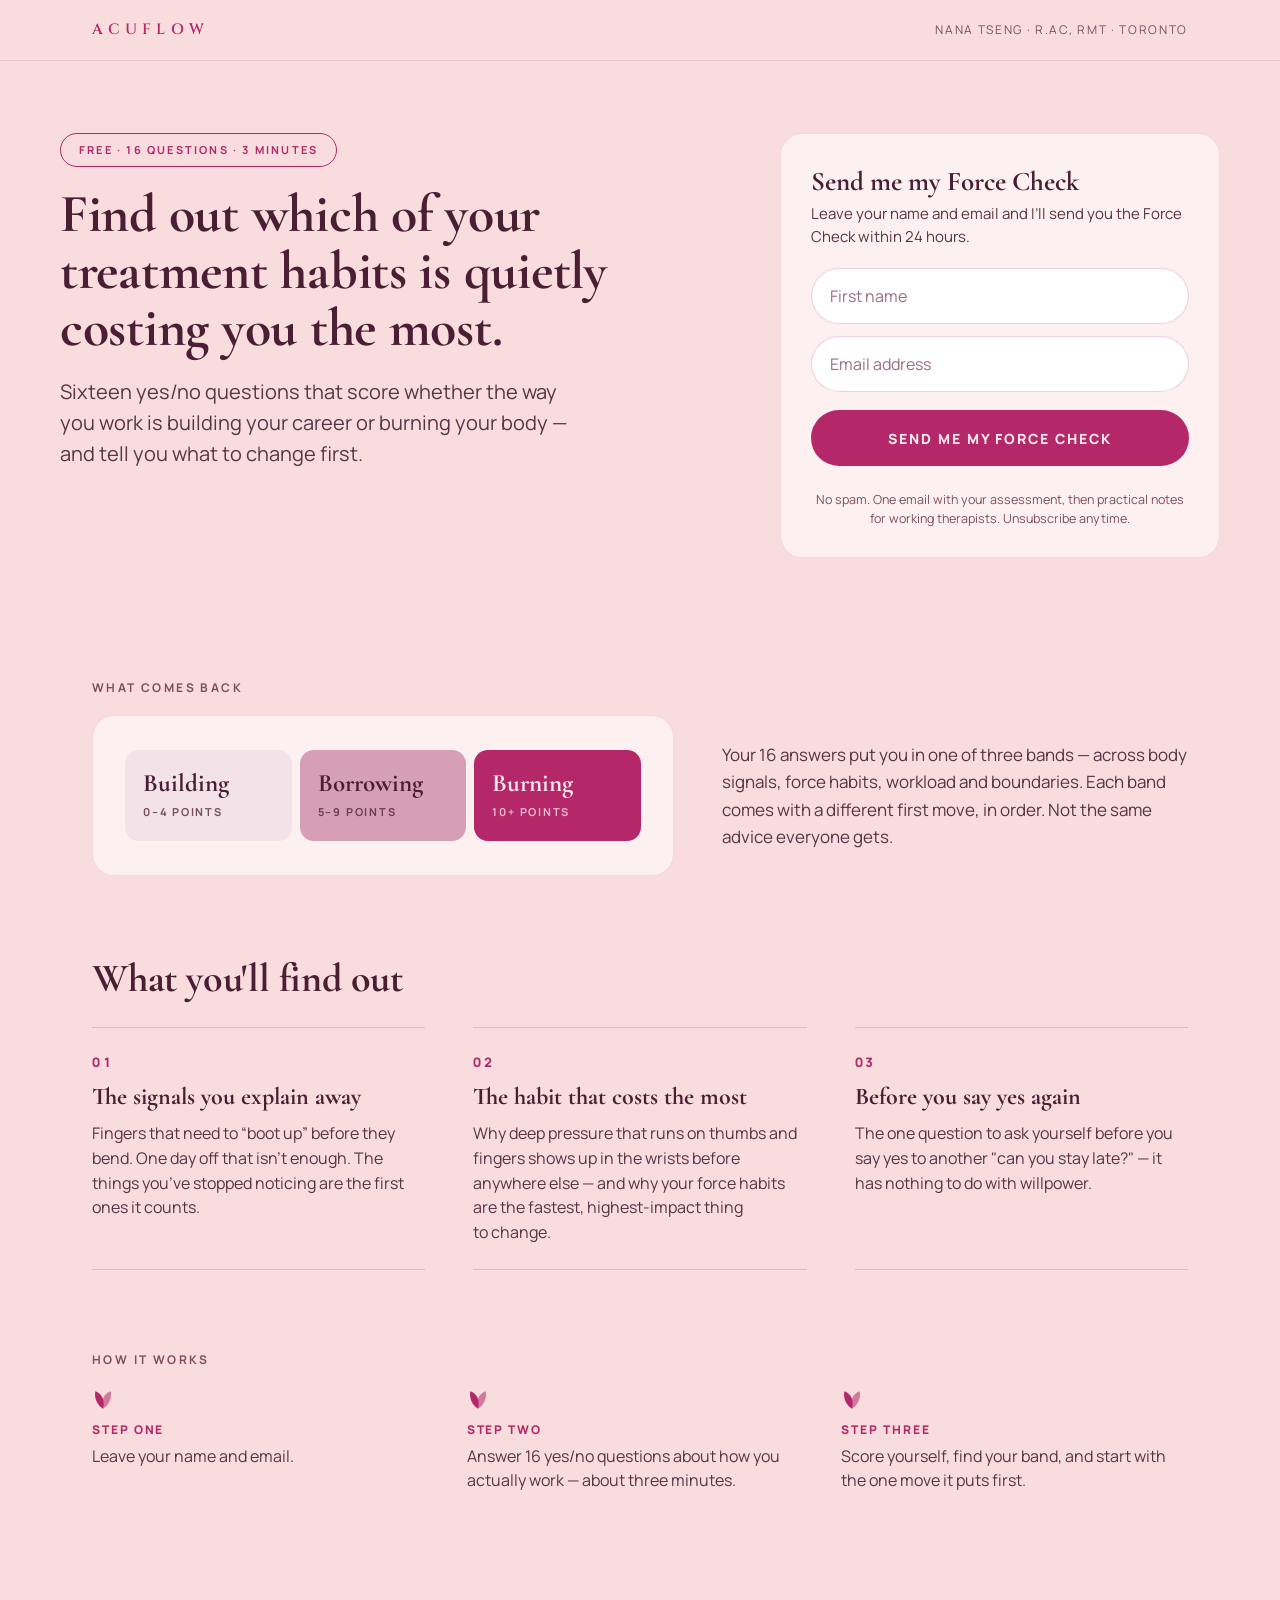
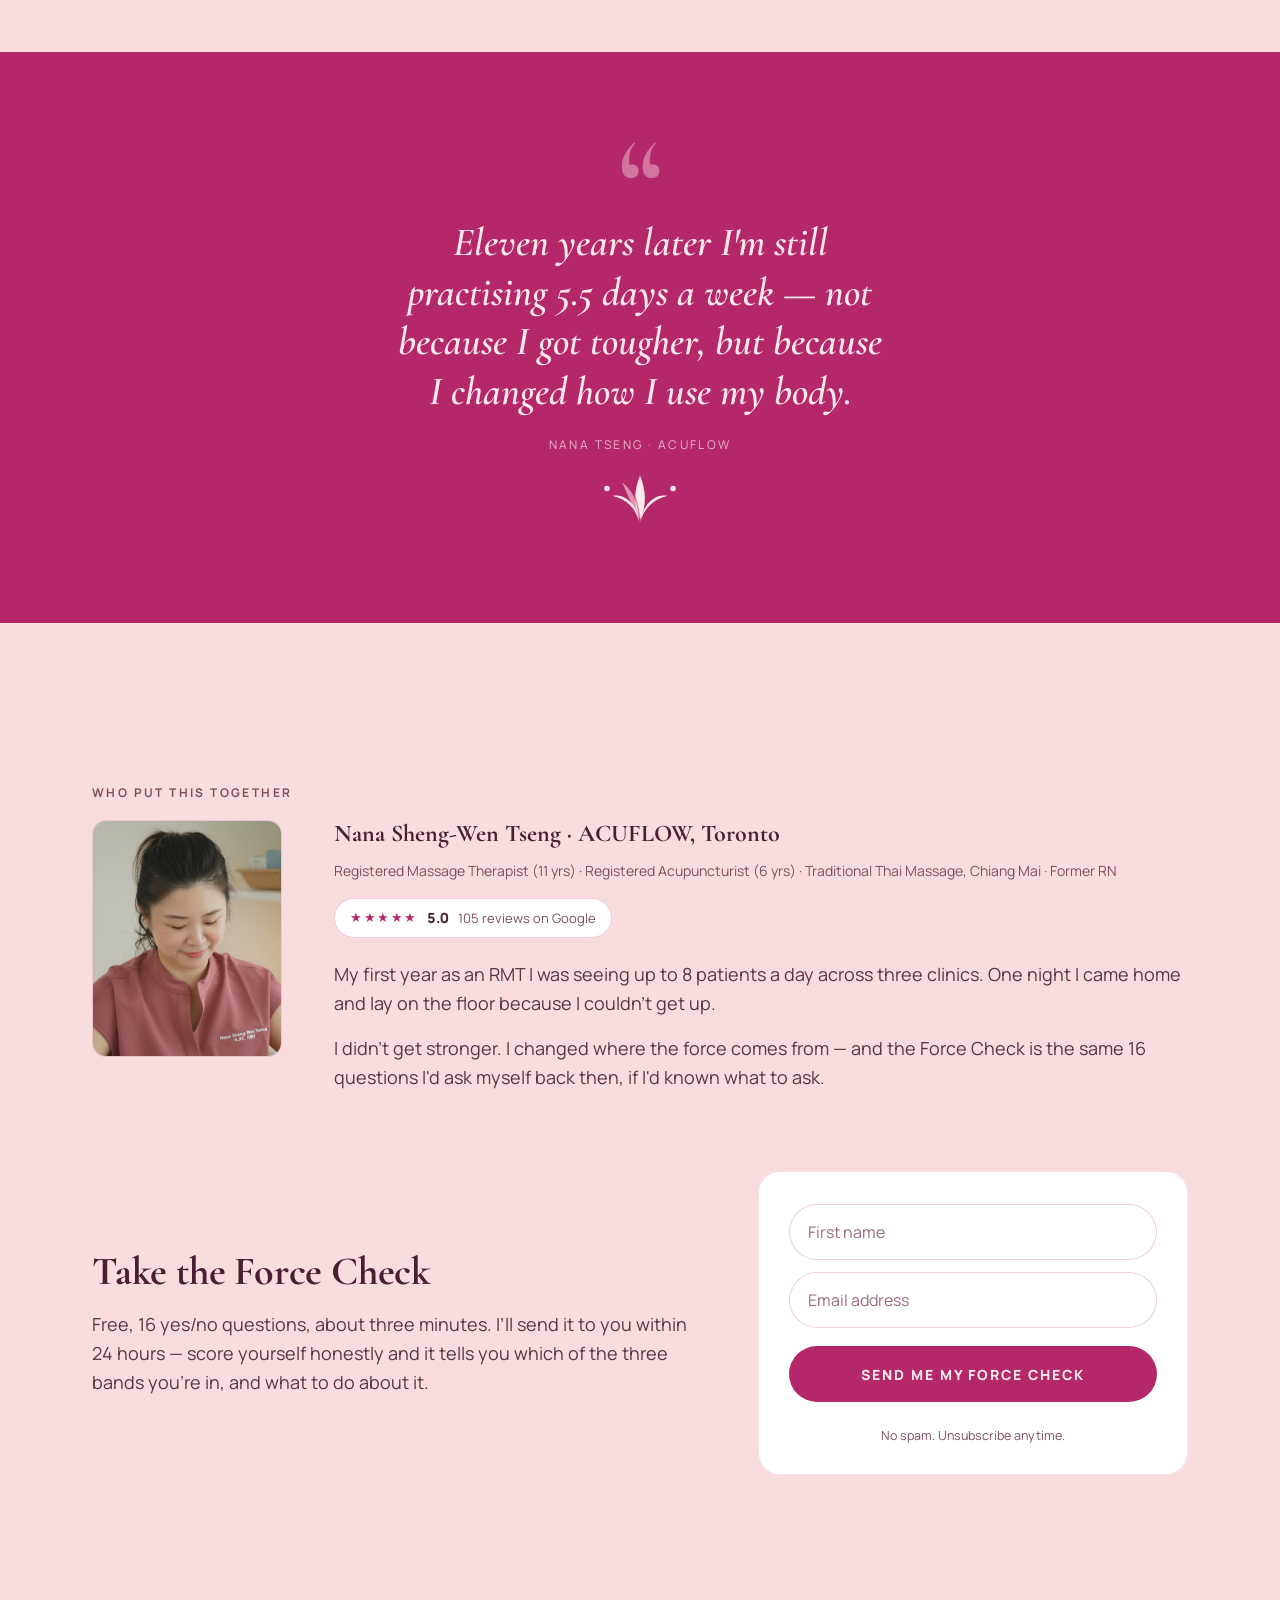
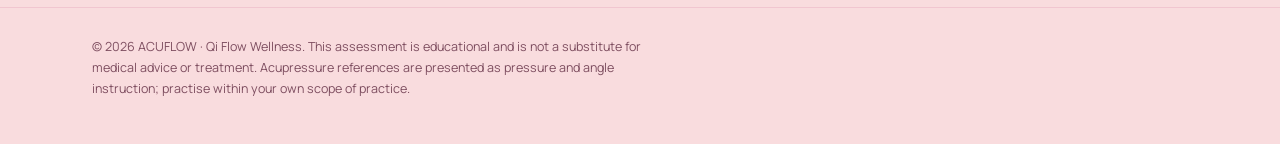
<file: index.html>
<!DOCTYPE html>
<html lang="en">
<head>
<meta charset="utf-8">
<meta name="viewport" content="width=device-width, initial-scale=1">
<title>Force Check — a 3-minute self-assessment for hands-on therapists | ACUFLOW</title>
<meta name="description" content="A free 16-question self-assessment for RMTs and hands-on therapists. Find out whether the way you work is building your career or burning your body — and what to change first.">

<meta property="og:type" content="website">
<meta property="og:site_name" content="ACUFLOW">
<meta property="og:title" content="Force Check — which treatment habit is quietly costing you the most?">
<meta property="og:description" content="A free 16-question self-assessment for RMTs and hands-on therapists. 3 minutes.">
<meta property="og:image" content="https://lamasonic2020-cloud.github.io/force-check-landing/og-image.jpg">
<meta property="og:image:width" content="1200">
<meta property="og:image:height" content="630">
<meta property="og:image:alt" content="Nana Sheng-Wen Tseng at work — is the way you work building your career, or burning your body?">
<meta property="og:url" content="https://lamasonic2020-cloud.github.io/force-check-landing/">
<meta name="twitter:card" content="summary_large_image">
<meta name="twitter:image" content="https://lamasonic2020-cloud.github.io/force-check-landing/og-image.jpg">

<link rel="icon" href="data:image/svg+xml,%3Csvg xmlns='http://www.w3.org/2000/svg' viewBox='0 0 120 60'%3E%3Crect width='120' height='60' fill='%23F9DCDE'/%3E%3Cg fill='%23B4286A'%3E%3Cpath d='M60 56 C56 40, 46 30, 30 26 C42 24, 56 32, 60 56Z'/%3E%3Cpath d='M60 56 C64 40, 74 30, 90 26 C78 24, 64 32, 60 56Z'/%3E%3Cpath d='M60 52 C52 36, 54 18, 60 4 C66 18, 68 36, 60 52Z'/%3E%3C/g%3E%3C/svg%3E">
<link rel="preconnect" href="https://fonts.googleapis.com">
<link rel="preconnect" href="https://fonts.gstatic.com" crossorigin>
<link href="https://fonts.googleapis.com/css2?family=Cinzel:wght@500;600&family=Cormorant+Garamond:ital,wght@0,600;0,700;1,600&family=Manrope:wght@400;500;700;800&display=swap" rel="stylesheet">
<link rel="stylesheet" href="style.css">
</head>
<body>

<header class="masthead">
  <div class="shell">
    <span class="wordmark">ACUFLOW</span>
    <span class="who">Nana Tseng &middot; R.Ac, RMT &middot; Toronto</span>
  </div>
</header>

<main>

  <!-- ── hero ──────────────────────────────────────────── -->
  <section class="shell hero">
    <div class="hero-copy">
      <span class="tagpill">Free &middot; 16 questions &middot; 3 minutes</span>
      <h1>Find out which of your treatment habits is quietly costing you the most.</h1>
      <p class="lede">Sixteen yes/no questions that score whether the way you work is building your career or burning your body — and tell you what to change first.</p>
    </div>

    <div class="hero-form">
      <div class="card">
        <p class="card-title">Send me my Force Check</p>
        <p class="card-note">Leave your name and email and I&rsquo;ll send you the Force Check within 24 hours.</p>
        <form data-force-check novalidate>
          <label class="vh" for="fname-1">First name</label>
          <input id="fname-1" name="first_name" type="text" placeholder="First name" autocomplete="given-name" required>

          <label class="vh" for="email-1">Email address</label>
          <input id="email-1" name="email" type="email" inputmode="email" placeholder="Email address" autocomplete="email" required>

          <div class="hp" aria-hidden="true">
            <label for="company-1">Company</label>
            <input id="company-1" name="company" type="text" tabindex="-1" autocomplete="off">
          </div>

          <button type="submit">Send me my Force Check</button>
          <p class="msg" role="alert" aria-live="polite"></p>
          <p class="micro">No spam. One email with your assessment, then practical notes for working therapists. Unsubscribe anytime.</p>
        </form>
      </div>
    </div>
  </section>

  <!-- ── what the result looks like ────────────────────── -->
  <section class="band band-tight">
    <div class="shell">
      <p class="kicker">What comes back</p>
      <div class="figure">
        <div class="figure-art">
          <div class="bands" role="img" aria-label="Three result bands: Building, 0 to 4 points. Borrowing, 5 to 9 points. Burning, 10 points or more.">
            <div class="seg seg-1"><span class="seg-name">Building</span><span class="seg-range">0&ndash;4 points</span></div>
            <div class="seg seg-2"><span class="seg-name">Borrowing</span><span class="seg-range">5&ndash;9 points</span></div>
            <div class="seg seg-3"><span class="seg-name">Burning</span><span class="seg-range">10+ points</span></div>
          </div>
        </div>
        <p class="figcap">Your 16 answers put you in one of three bands &mdash; across body signals, force habits, workload and boundaries. Each band comes with a different first move, in order. Not the same advice everyone gets.</p>
      </div>
    </div>
  </section>

  <!-- ── what you'll find out ──────────────────────────── -->
  <section class="band">
    <div class="shell">
      <h2>What you'll find out</h2>
      <ul class="points">
        <li>
          <span class="n">01</span>
          <p class="lead">The signals you explain away</p>
          <p class="txt">Fingers that need to &ldquo;boot up&rdquo; before they bend. One day off that isn&rsquo;t enough. The things you&rsquo;ve stopped noticing are the first ones it counts.</p>
        </li>
        <li>
          <span class="n">02</span>
          <p class="lead">The habit that costs the most</p>
          <p class="txt">Why deep pressure that runs on thumbs and fingers shows up in the wrists before anywhere else &mdash; and why your force habits are the fastest, highest-impact thing to change.</p>
        </li>
        <li>
          <span class="n">03</span>
          <p class="lead">Before you say yes again</p>
          <p class="txt">The one question to ask yourself before you say yes to another "can you stay late?" — it has nothing to do with willpower.</p>
        </li>
      </ul>
    </div>
  </section>

  <!-- ── how it works ──────────────────────────────────── -->
  <section class="band">
    <div class="shell">
      <p class="kicker">How it works</p>
      <ul class="steps">
        <li>
          <svg class="leaf" viewBox="0 0 20 20" aria-hidden="true"><path d="M10 18 C4 14, 2 8, 3 2 C9 4, 12 10, 10 18Z"/><path d="M10 18 C16 14, 18 8, 17 2 C11 4, 8 10, 10 18Z" opacity=".55"/></svg>
          <span><b>Step one</b>Leave your name and email.</span>
        </li>
        <li>
          <svg class="leaf" viewBox="0 0 20 20" aria-hidden="true"><path d="M10 18 C4 14, 2 8, 3 2 C9 4, 12 10, 10 18Z"/><path d="M10 18 C16 14, 18 8, 17 2 C11 4, 8 10, 10 18Z" opacity=".55"/></svg>
          <span><b>Step two</b>Answer 16 yes/no questions about how you actually work — about three minutes.</span>
        </li>
        <li>
          <svg class="leaf" viewBox="0 0 20 20" aria-hidden="true"><path d="M10 18 C4 14, 2 8, 3 2 C9 4, 12 10, 10 18Z"/><path d="M10 18 C16 14, 18 8, 17 2 C11 4, 8 10, 10 18Z" opacity=".55"/></svg>
          <span><b>Step three</b>Score yourself, find your band, and start with the one move it puts first.</span>
        </li>
      </ul>
    </div>
  </section>

  <!-- ── golden line ───────────────────────────────────── -->
  <section class="band-accent">
    <div class="shell golden">
      <div class="qm">&ldquo;</div>
      <blockquote>Eleven years later I'm still practising 5.5 days a week — not because I got tougher, but because I changed how I use my body.</blockquote>
      <p class="attrib">Nana Tseng &middot; ACUFLOW</p>
      <svg class="leaf" width="110" height="55" viewBox="0 0 120 60" aria-hidden="true">
        <path d="M60 56 C56 40, 46 30, 30 26 C42 24, 56 32, 60 56Z"/>
        <path d="M60 56 C64 40, 74 30, 90 26 C78 24, 64 32, 60 56Z"/>
        <path d="M60 52 C52 36, 54 18, 60 4 C66 18, 68 36, 60 52Z"/>
        <path d="M60 56 C58 32, 54 20, 40 10" fill="none" stroke="currentColor" stroke-width="1.6" opacity=".55"/>
        <circle cx="24" cy="18" r="3"/><circle cx="96" cy="18" r="3"/>
      </svg>
    </div>
  </section>

  <!-- ── who put this together ─────────────────────────── -->
  <section class="band band-tight">
    <div class="shell">
      <p class="kicker">Who put this together</p>
      <div class="bio">
        <div class="bio-figure">
          <img class="portrait" src="nana.jpg" alt="Nana Sheng-Wen Tseng, Registered Acupuncturist and Registered Massage Therapist" width="560" height="700" loading="lazy" decoding="async">
        </div>
        <div>
          <p class="cred-name">Nana Sheng-Wen Tseng &middot; ACUFLOW, Toronto</p>
          <p class="cred-line">Registered Massage Therapist (11 yrs) &middot; Registered Acupuncturist (6 yrs) &middot; Traditional Thai Massage, Chiang Mai &middot; Former RN</p>
          <a class="rating" href="https://maps.google.com/?cid=15116630350820427990" target="_blank" rel="noopener noreferrer"
             aria-label="Qi Flow Wellness is rated 5.0 out of 5 from 105 Google reviews. Opens Google Maps in a new tab.">
            <span class="stars" aria-hidden="true">&#9733;&#9733;&#9733;&#9733;&#9733;</span>
            <span class="rscore">5.0</span>
            <span class="rmeta">105 reviews on Google</span>
          </a>
          <p class="prose" style="margin-top:22px">My first year as an RMT I was seeing up to 8 patients a day across three clinics. One night I came home and lay on the floor because I couldn't get up.</p>
          <p class="prose">I didn't get stronger. I changed where the force comes from — and the Force Check is the same 16 questions I'd ask myself back then, if I'd known what to ask.</p>
        </div>
      </div>
    </div>
  </section>

  <!-- ── closing CTA ───────────────────────────────────── -->
  <section class="band">
    <div class="shell cta-wide">
      <div>
        <h2 style="margin-bottom:16px">Take the Force Check</h2>
        <p class="prose">Free, 16 yes/no questions, about three minutes. I&rsquo;ll send it to you within 24 hours &mdash; score yourself honestly and it tells you which of the three bands you&rsquo;re in, and what to do about it.</p>
      </div>
      <div class="card card-white">
        <form data-force-check novalidate>
          <label class="vh" for="fname-2">First name</label>
          <input id="fname-2" name="first_name" type="text" placeholder="First name" autocomplete="given-name" required>

          <label class="vh" for="email-2">Email address</label>
          <input id="email-2" name="email" type="email" inputmode="email" placeholder="Email address" autocomplete="email" required>

          <div class="hp" aria-hidden="true">
            <label for="company-2">Company</label>
            <input id="company-2" name="company" type="text" tabindex="-1" autocomplete="off">
          </div>

          <button type="submit">Send me my Force Check</button>
          <p class="msg" role="alert" aria-live="polite"></p>
          <p class="micro">No spam. Unsubscribe anytime.</p>
        </form>
      </div>
    </div>
  </section>

</main>

<footer class="foot">
  <div class="shell">
    <p class="legal">&copy; 2026 ACUFLOW &middot; Qi Flow Wellness. This assessment is educational and is not a substitute for medical advice or treatment. Acupressure references are presented as pressure and angle instruction; practise within your own scope of practice.</p>
  </div>
</footer>

<script src="config.js"></script>
<script src="app.js"></script>
</body>
</html>
</file>
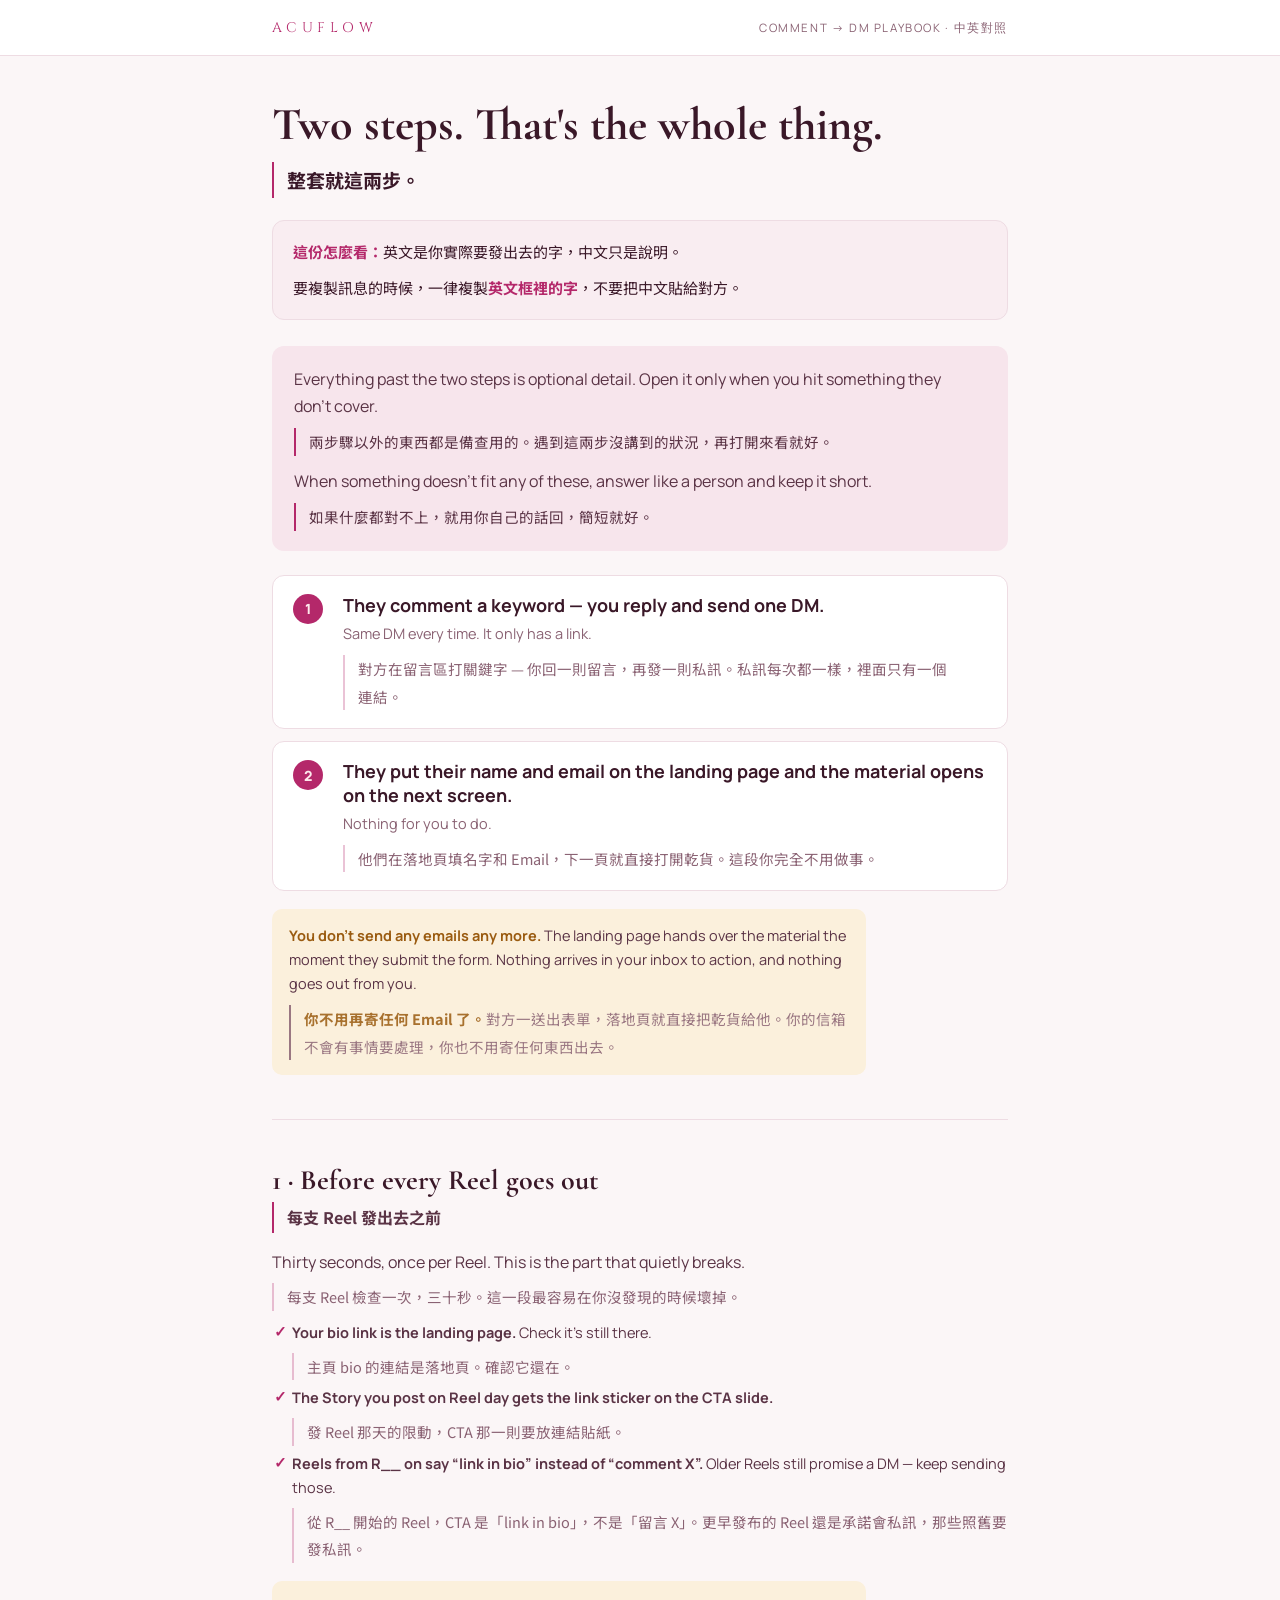
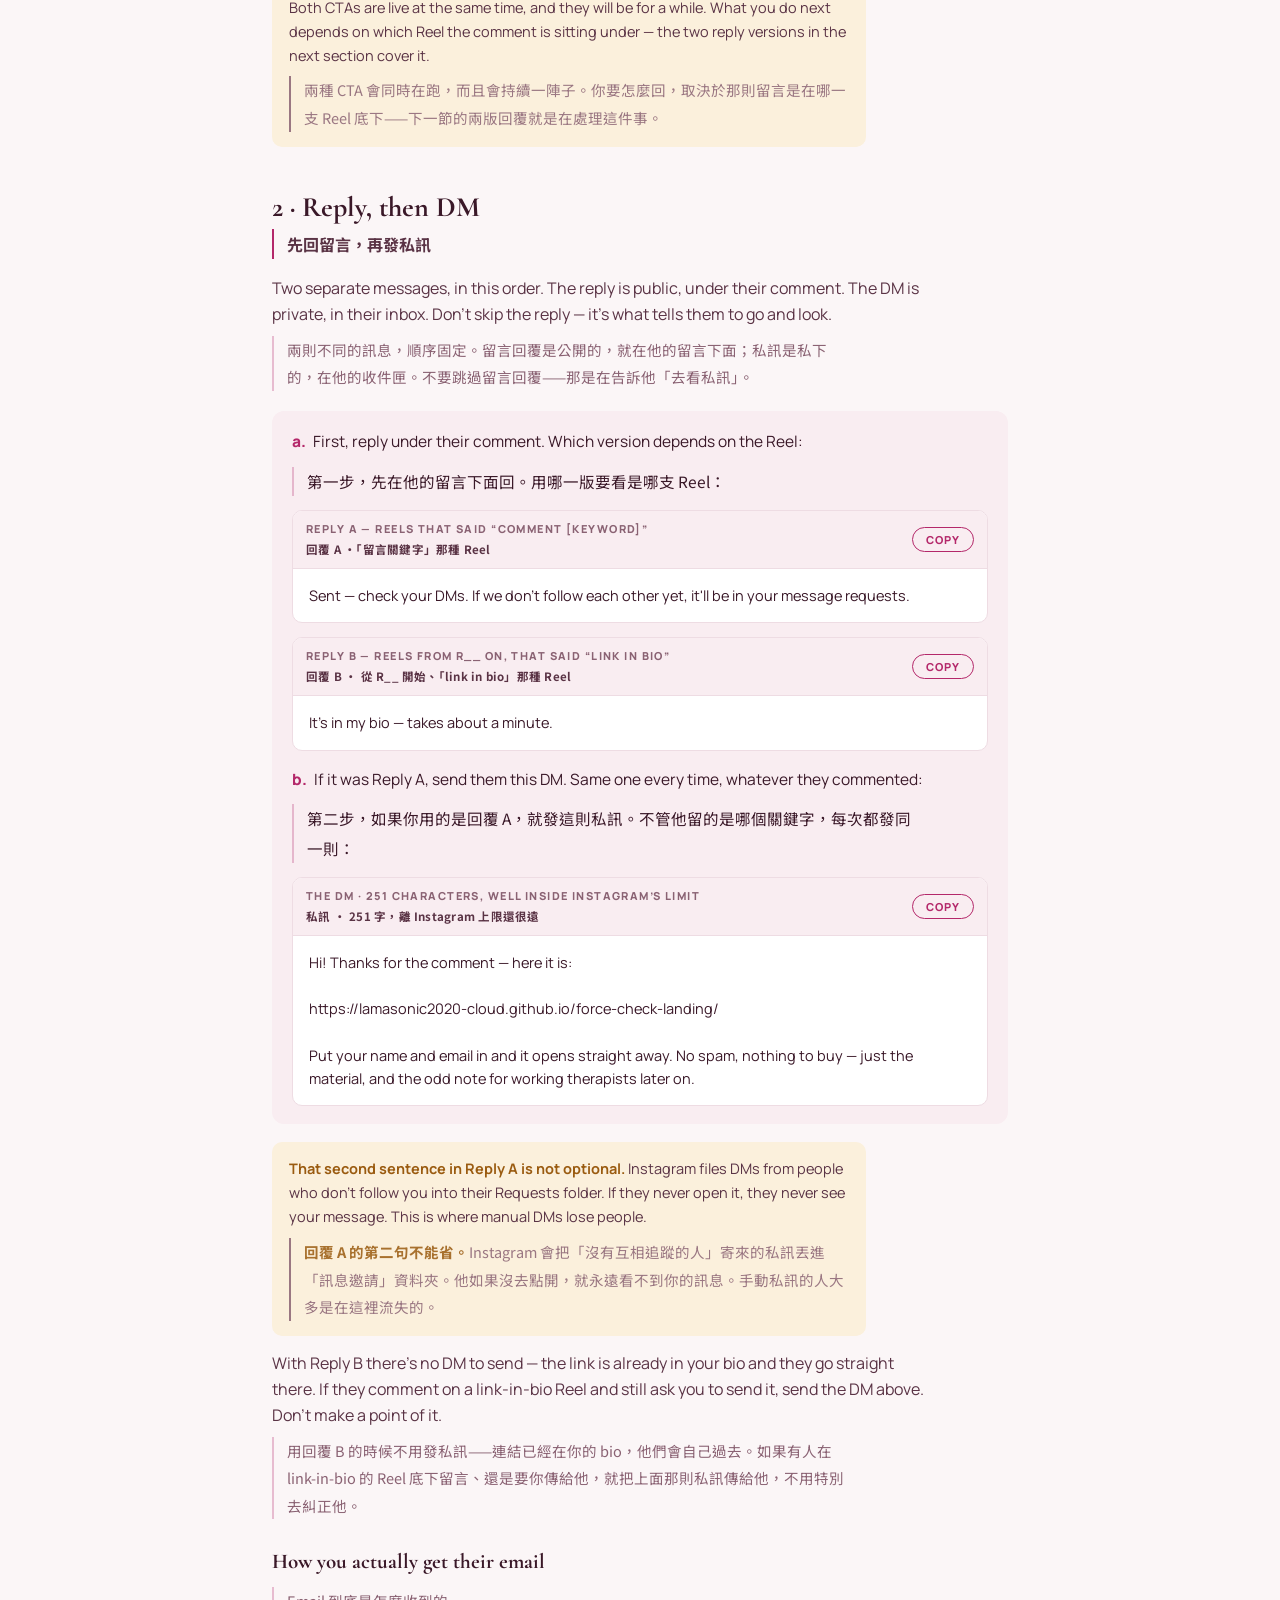
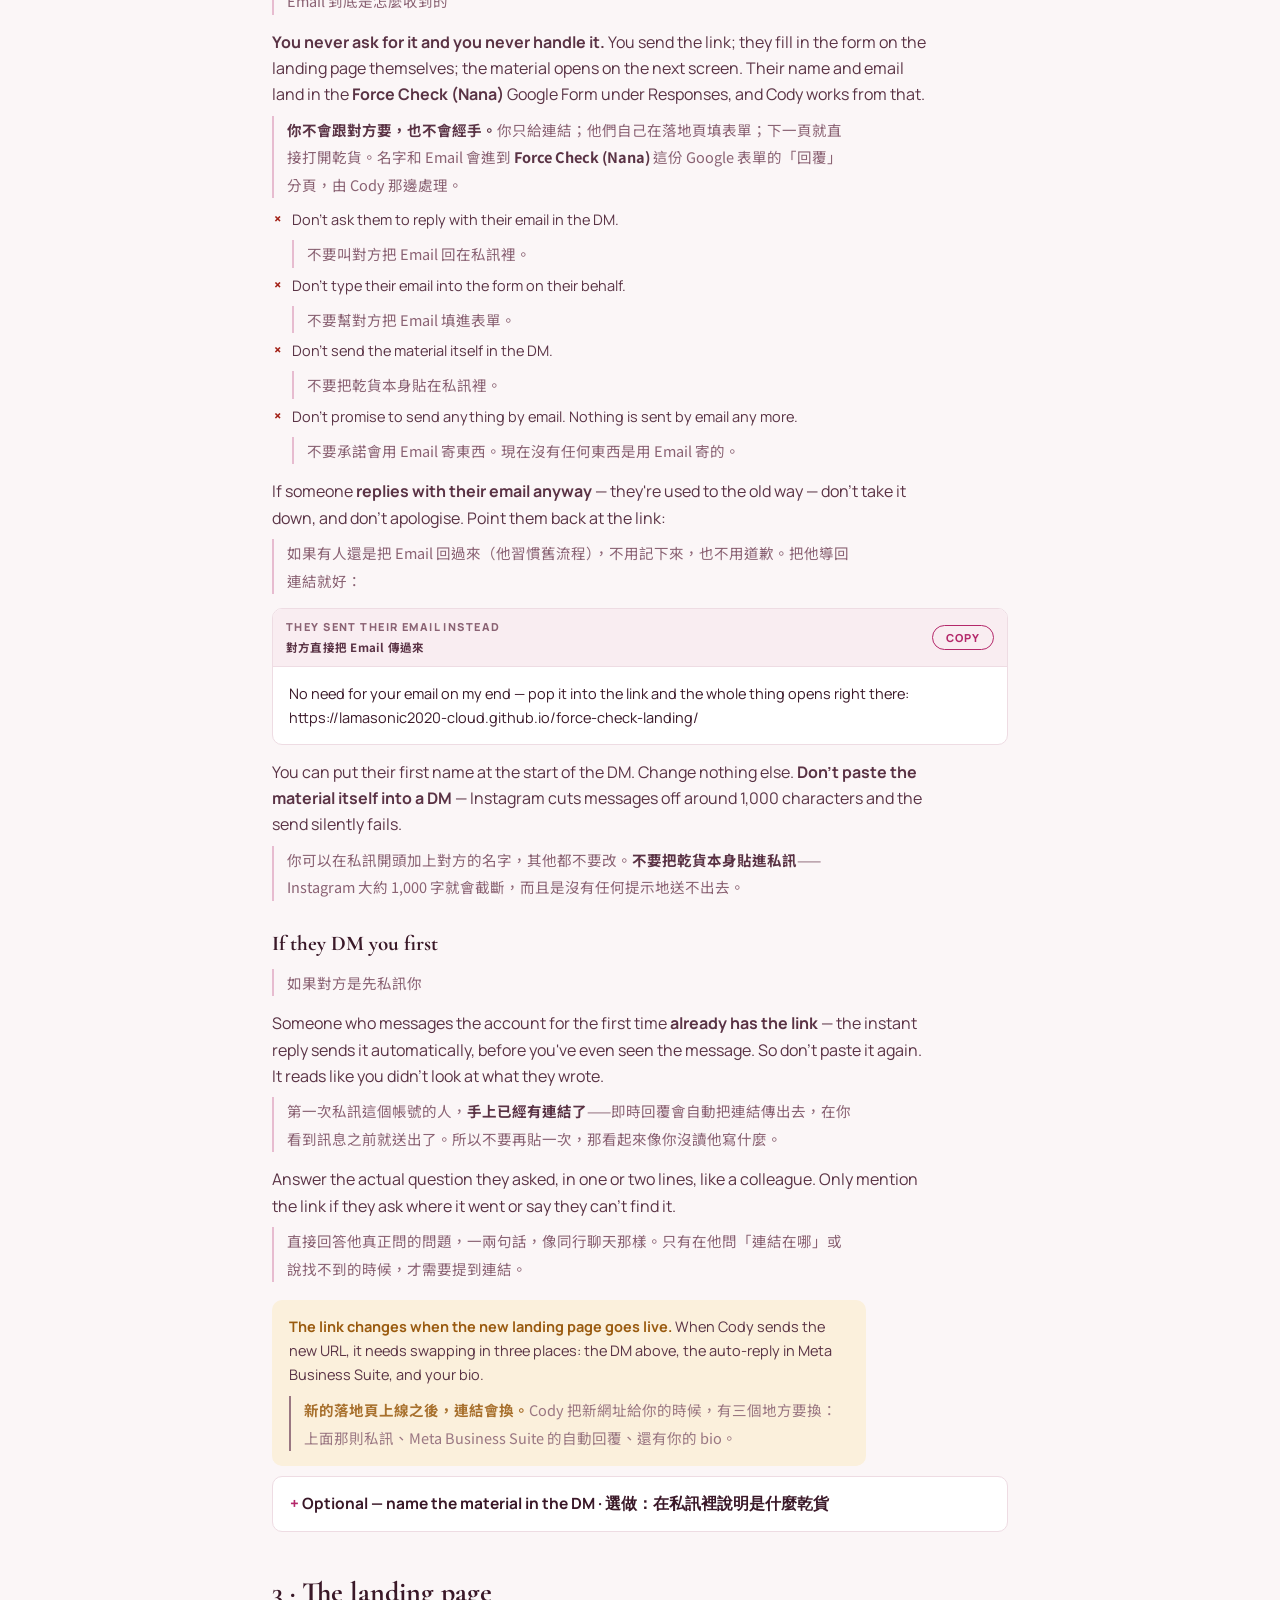
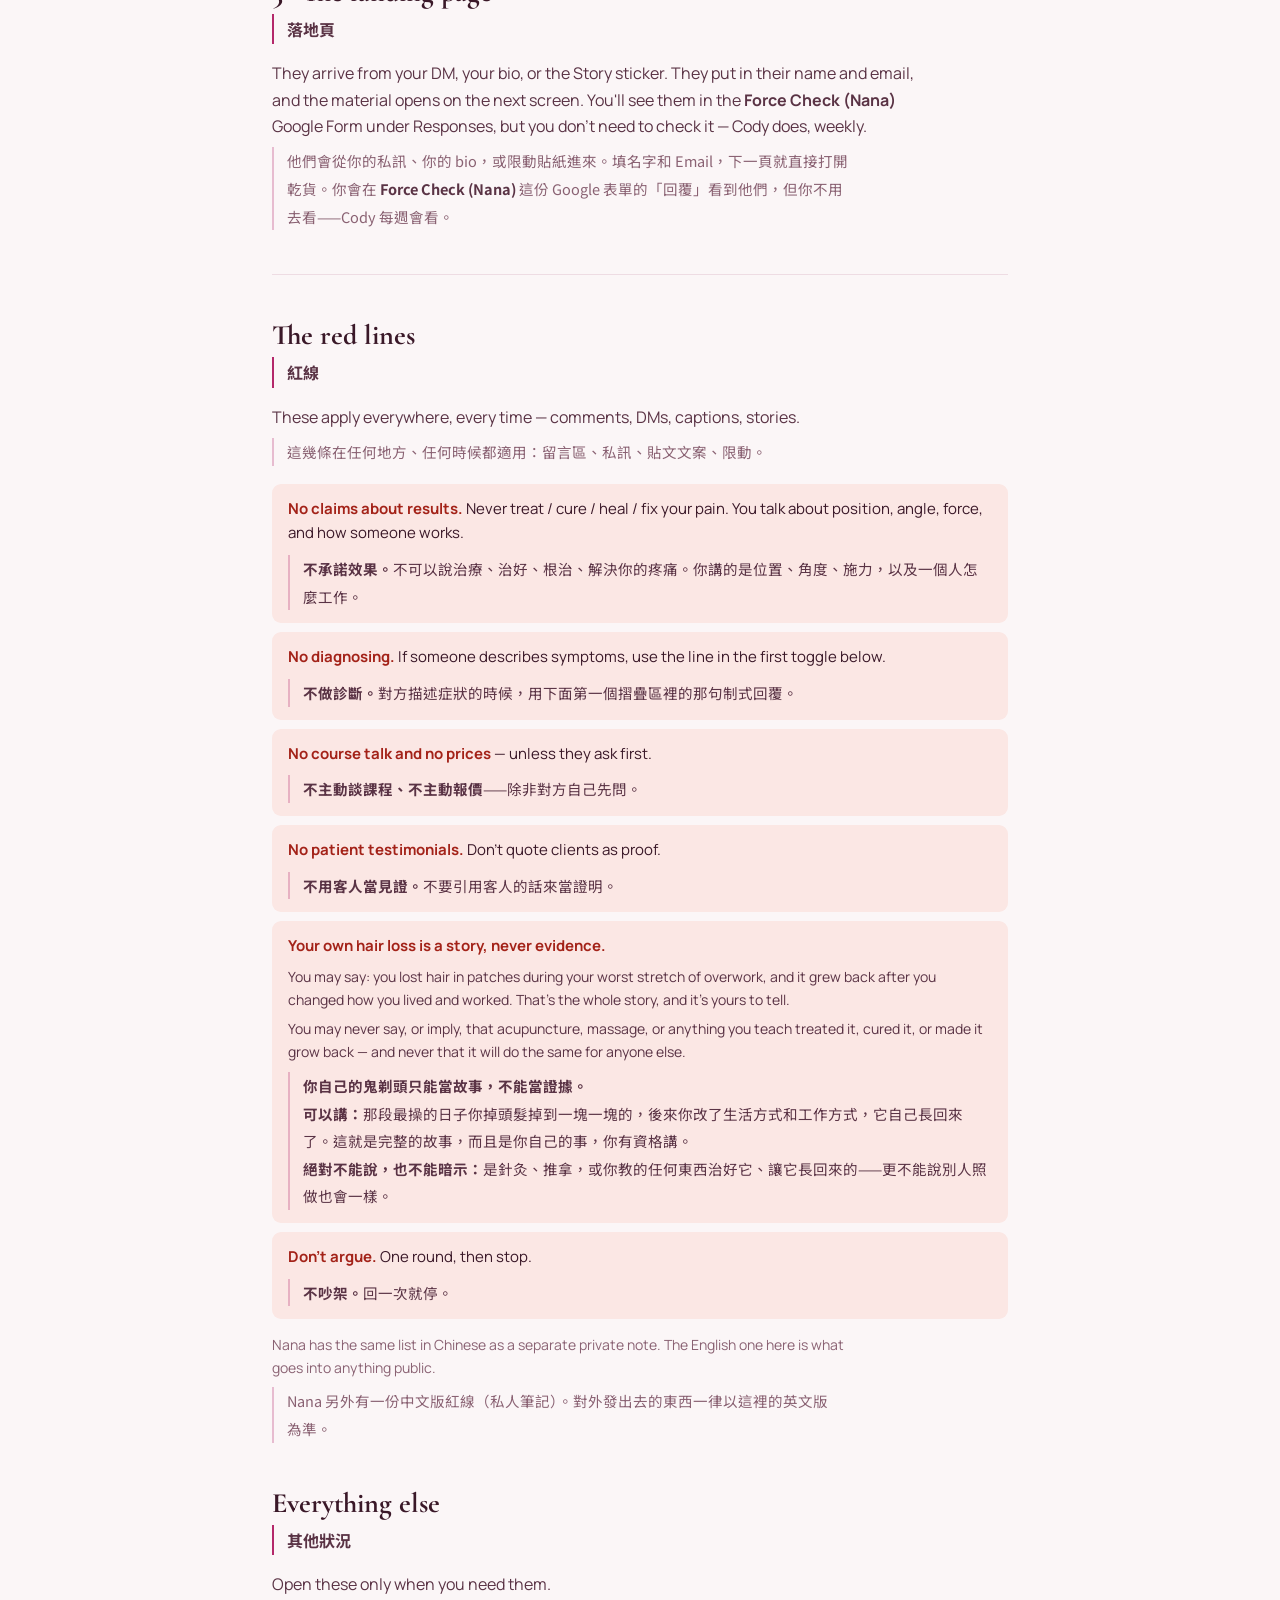
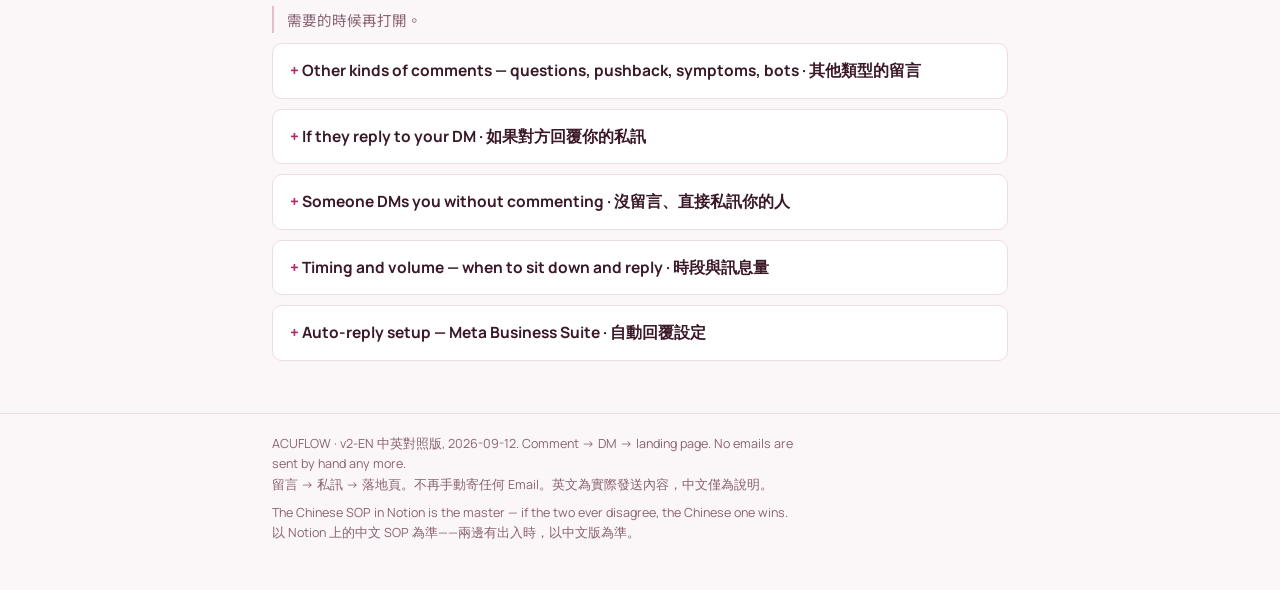
<file: playbook-v3-bilingual.html>
<!DOCTYPE html>
<html lang="en">
<head>
<meta charset="utf-8">
<meta name="viewport" content="width=device-width, initial-scale=1">
<title>Comment → DM Playbook · 中英對照 · ACUFLOW</title>
<link rel="preconnect" href="https://fonts.googleapis.com">
<link rel="preconnect" href="https://fonts.gstatic.com" crossorigin>
<link rel="stylesheet" href="https://fonts.googleapis.com/css2?family=Cinzel:wght@600&family=Cormorant+Garamond:wght@600;700&family=Manrope:wght@400;500;700;800&family=Noto+Sans+TC:wght@400;500;700;900&display=swap">
<style>
:root{
  --ground:#FBF6F7; --surface:#FFF; --sunk:#F9EDF1;
  --ink:#3A1828; --body:#5A3345; --muted:#8A6273;
  --hair:#EEDCE3; --accent:#B4286A; --on-accent:#FDE9EC; --soft:#F7E5EC;
  --warn:#9A5B10; --warn-bg:#FBF0DC; --stop:#A32218; --stop-bg:#FBE7E4;
  --display:"Cormorant Garamond",Georgia,serif;
  --mark:"Cinzel",Georgia,serif;
  --ui:"Manrope",-apple-system,BlinkMacSystemFont,"Segoe UI",Arial,"PingFang TC",sans-serif;
}
@media (prefers-color-scheme:dark){:root{
  --ground:#170F13; --surface:#211519; --sunk:#2B1A21;
  --ink:#F7E9EE; --body:#DFC5D0; --muted:#A98A98;
  --hair:#3A252D; --accent:#E87BA8; --on-accent:#25131A; --soft:#361D28;
  --warn:#E9B45E; --warn-bg:#2E2213; --stop:#F09085; --stop-bg:#331916;
}}
*{box-sizing:border-box}
body{margin:0;background:var(--ground);color:var(--body);font-family:var(--ui);font-size:16px;line-height:1.65;-webkit-font-smoothing:antialiased}
.wrap{max-width:780px;margin:0 auto;padding:0 22px}
:where(a,button,summary):focus-visible{outline:2px solid var(--accent);outline-offset:3px;border-radius:5px}

header{border-bottom:1px solid var(--hair);background:var(--surface)}
header .wrap{display:flex;justify-content:space-between;align-items:baseline;gap:14px;padding:16px 22px;flex-wrap:wrap}
.brand{font-family:var(--mark);font-size:14px;letter-spacing:.32em;color:var(--accent)}
.who{font-size:11.5px;letter-spacing:.14em;text-transform:uppercase;color:var(--muted)}

h1{font-family:var(--display);font-weight:700;font-size:clamp(32px,6.5vw,46px);line-height:1.05;color:var(--ink);margin:44px 0 0;text-wrap:balance}
h2{font-family:var(--display);font-weight:700;font-size:28px;line-height:1.15;color:var(--ink);margin:0 0 14px}
h3{font-family:var(--display);font-weight:700;font-size:21px;color:var(--ink);margin:26px 0 0}
p{margin:14px 0 0;max-width:66ch}
section{padding:44px 0 0}
hr{border:0;border-top:1px solid var(--hair);margin:44px 0 0}

.lead{background:var(--soft);border-radius:12px;padding:20px 22px;margin:26px 0 0}
.lead p{margin:0}
.lead p+p{margin-top:9px}

.flow{list-style:none;margin:24px 0 0;padding:0;display:flex;flex-direction:column;gap:12px;counter-reset:s}
.flow li{
  counter-increment:s;background:var(--surface);border:1px solid var(--hair);border-radius:12px;
  padding:18px 20px;display:grid;grid-template-columns:34px 1fr;gap:0 16px;align-items:start;
}
.flow li::before{
  content:counter(s);width:30px;height:30px;border-radius:50%;
  background:var(--accent);color:var(--on-accent);font-weight:800;font-size:14px;
  display:flex;align-items:center;justify-content:center;
}
.flow b{display:block;font-size:18px;color:var(--ink);line-height:1.3}
.flow span{display:block;margin-top:5px;font-size:14.5px;color:var(--muted)}

table{border-collapse:collapse;width:100%;background:var(--surface);margin:18px 0 0}
.tw{overflow-x:auto;border:1px solid var(--hair);border-radius:10px;margin:18px 0 0}
.tw table{margin:0;min-width:460px}
th,td{text-align:left;padding:11px 14px;border-bottom:1px solid var(--hair);font-size:14.5px;vertical-align:top}
th{background:var(--sunk);font-size:11px;letter-spacing:.13em;text-transform:uppercase;color:var(--muted);font-weight:800}
tr:last-child td{border-bottom:0}
td.k{font-weight:800;color:var(--accent);font-size:12.5px;letter-spacing:.05em}
td b{color:var(--ink)}

.box{background:var(--surface);border:1px solid var(--hair);border-radius:10px;overflow:hidden;margin:14px 0 0}
.bh{display:flex;justify-content:space-between;align-items:center;gap:12px;padding:9px 13px;background:var(--sunk);border-bottom:1px solid var(--hair)}
.bl{font-size:11px;font-weight:800;letter-spacing:.13em;text-transform:uppercase;color:var(--muted)}
.copy{font-family:var(--ui);font-size:11px;font-weight:800;letter-spacing:.08em;text-transform:uppercase;color:var(--accent);background:transparent;border:1px solid var(--accent);border-radius:999px;padding:4px 13px;cursor:pointer;white-space:nowrap}
.copy:hover,.copy.ok{background:var(--accent);color:var(--on-accent)}
.box pre{margin:0;padding:15px 16px;font-family:var(--ui);font-size:14.5px;line-height:1.6;color:var(--ink);white-space:pre-wrap;word-break:break-word}

.flag{border-radius:10px;padding:15px 17px;margin:18px 0 0;font-size:14.5px;max-width:66ch}
.flag.warn{background:var(--warn-bg)} .flag.warn b{color:var(--warn)}
.flag.stop{background:var(--stop-bg)} .flag.stop b{color:var(--stop)}
.flag p{margin:0;max-width:none}
.flag p+p{margin-top:8px}
.twostep{background:var(--sunk);border-radius:12px;padding:18px 20px;margin:20px 0 0;display:flex;flex-direction:column;gap:10px}
.twostep>div:not(.box):not(.flag){font-size:15.5px;color:var(--ink)}
.twostep b{color:var(--accent);font-weight:800;margin-right:4px}
.twostep .box{margin-top:4px}

.reds{list-style:none;margin:18px 0 0;padding:0;display:flex;flex-direction:column;gap:9px}
.reds li{background:var(--stop-bg);border-radius:9px;padding:13px 16px;font-size:15px;color:var(--ink)}
.reds b{color:var(--stop)}
.reds em{display:block;margin-top:6px;font-style:normal;font-size:14px;color:var(--body)}

.never{list-style:none;margin:10px 0 0;padding:0;display:flex;flex-direction:column;gap:6px;font-size:14.5px}
.never li{padding-left:20px;position:relative}
.never li::before{content:"×";position:absolute;left:2px;top:-1px;font-weight:800;color:var(--stop)}
.ok-list li::before{content:"✓";color:var(--accent)}

details{background:var(--surface);border:1px solid var(--hair);border-radius:10px;margin:10px 0 0;overflow:hidden}
summary{cursor:pointer;padding:14px 17px;font-weight:700;color:var(--ink);font-size:15.5px;list-style:none}
summary::-webkit-details-marker{display:none}
summary::before{content:"+ ";color:var(--accent);font-weight:800}
details[open] summary::before{content:"− "}
details[open] summary{border-bottom:1px solid var(--hair)}
.dc{padding:4px 17px 18px}
.dc p:first-child{margin-top:14px}

footer{margin-top:52px;border-top:1px solid var(--hair)}
footer .wrap{padding:20px 22px 46px}
footer p{margin:0;font-size:12.5px;color:var(--muted)}
footer p+p{margin-top:7px}
a{color:var(--accent)}
@media print{
  body{background:#fff}
  details{page-break-inside:avoid}
  details:not([open]) .dc{display:none}
  .copy{display:none}
}

/* ── 中英對照層 ─────────────────────────────────────────
   英文是實際要發出去的內容，中文是說明。中文一律走這幾個 class。 */
:root{--zh:"Noto Sans TC","PingFang TC",-apple-system,BlinkMacSystemFont,"Microsoft JhengHei",sans-serif;--zhline:rgba(180,40,106,.28)}
@media (prefers-color-scheme:dark){:root{--zhline:rgba(232,123,168,.34)}}

.zh{
  font-family:var(--zh);font-size:14.5px;line-height:1.9;color:var(--muted);
  margin:8px 0 0;padding-left:13px;border-left:2px solid var(--zhline);
  max-width:40em;text-wrap:pretty;
}
.zh b{color:var(--body);font-weight:700}
h2 + .zh{margin:-8px 0 16px;font-size:16px;color:var(--body);font-weight:700;border-left-color:var(--accent)}
h3 + .zh{margin-top:7px}
.flow .zh,.reds .zh,.never .zh{max-width:none;border-left-color:var(--zhline)}
.flow .zh{margin-top:9px}
.reds .zh{margin-top:9px;color:var(--body)}
.lead .zh{border-left-color:var(--accent);color:var(--body)}
.flag .zh{border-left-color:currentColor;opacity:.85;margin-top:9px}
.twostep > .zh{margin:2px 0 0}
.dc .zh{margin-top:7px}
td .zh{margin-top:6px;font-size:13.5px;padding-left:10px}
.bl .zhl{display:block;font-family:var(--zh);font-weight:700;letter-spacing:.02em;text-transform:none;font-size:11.5px;margin-top:2px;color:var(--body)}

.howto{
  background:var(--sunk);border:1px solid var(--hair);border-radius:12px;
  padding:17px 20px;margin:22px 0 0;font-family:var(--zh);font-size:15px;line-height:1.9;color:var(--ink);
}
.howto b{color:var(--accent)}
.howto p{margin:0;max-width:none}
.howto p + p{margin-top:7px}
</style>
</head>
<body>



<header><div class="wrap"><span class="brand">ACUFLOW</span><span class="who">Comment → DM Playbook · 中英對照</span></div></header>

<main class="wrap">

  <h1>Two steps. That's the whole thing.</h1>
  <p class="zh" style="font-size:19px;font-weight:700;color:var(--ink);border-left-color:var(--accent);margin-top:14px">整套就這兩步。</p>

  <div class="howto">
    <p><b>這份怎麼看：</b>英文是你實際要發出去的字，中文只是說明。</p>
    <p>要複製訊息的時候，一律複製<b>英文框裡的字</b>，不要把中文貼給對方。</p>
  </div>

  <div class="lead">
    <p>Everything past the two steps is optional detail. Open it only when you hit something they don't cover.</p>
    <p class="zh">兩步驟以外的東西都是備查用的。遇到這兩步沒講到的狀況，再打開來看就好。</p>
    <p style="margin-top:12px">When something doesn't fit any of these, answer like a person and keep it short.</p>
    <p class="zh">如果什麼都對不上，就用你自己的話回，簡短就好。</p>
  </div>

  <ol class="flow">
    <li><div><b>They comment a keyword — you reply and send one DM.</b><span>Same DM every time. It only has a link.</span>
      <p class="zh">對方在留言區打關鍵字 — 你回一則留言，再發一則私訊。私訊每次都一樣，裡面只有一個連結。</p></div></li>
    <li><div><b>They put their name and email on the landing page and the material opens on the next screen.</b><span>Nothing for you to do.</span>
      <p class="zh">他們在落地頁填名字和 Email，下一頁就直接打開乾貨。這段你完全不用做事。</p></div></li>
  </ol>

  <div class="flag warn"><p><b>You don't send any emails any more.</b> The landing page hands over the material the moment they submit the form. Nothing arrives in your inbox to action, and nothing goes out from you.</p>
    <p class="zh"><b>你不用再寄任何 Email 了。</b>對方一送出表單，落地頁就直接把乾貨給他。你的信箱不會有事情要處理，你也不用寄任何東西出去。</p></div>

  <hr>

  <section>
    <h2>1 &middot; Before every Reel goes out</h2>
    <p class="zh">每支 Reel 發出去之前</p>
    <p>Thirty seconds, once per Reel. This is the part that quietly breaks.</p>
    <p class="zh">每支 Reel 檢查一次，三十秒。這一段最容易在你沒發現的時候壞掉。</p>
    <ul class="never ok-list">
      <li><b>Your bio link is the landing page.</b> Check it's still there.
        <p class="zh">主頁 bio 的連結是落地頁。確認它還在。</p></li>
      <li><b>The Story you post on Reel day gets the link sticker on the CTA slide.</b>
        <p class="zh">發 Reel 那天的限動，CTA 那一則要放連結貼紙。</p></li>
      <li><b>Reels from R__ on say &ldquo;link in bio&rdquo; instead of &ldquo;comment X&rdquo;.</b> Older Reels still promise a DM — keep sending those.
        <p class="zh">從 R__ 開始的 Reel，CTA 是「link in bio」，不是「留言 X」。更早發布的 Reel 還是承諾會私訊，那些照舊要發私訊。</p></li>
    </ul>
    <div class="flag warn"><p>Both CTAs are live at the same time, and they will be for a while. What you do next depends on which Reel the comment is sitting under — the two reply versions in the next section cover it.</p>
      <p class="zh">兩種 CTA 會同時在跑，而且會持續一陣子。你要怎麼回，取決於那則留言是在哪一支 Reel 底下——下一節的兩版回覆就是在處理這件事。</p></div>
  </section>

  <section>
    <h2>2 &middot; Reply, then DM</h2>
    <p class="zh">先回留言，再發私訊</p>

    <p>Two separate messages, in this order. The reply is public, under their comment. The DM is private, in their inbox. Don't skip the reply — it's what tells them to go and look.</p>
    <p class="zh">兩則不同的訊息，順序固定。留言回覆是公開的，就在他的留言下面；私訊是私下的，在他的收件匣。不要跳過留言回覆——那是在告訴他「去看私訊」。</p>

    <div class="twostep">
      <div><b>a.</b> First, reply under their comment. Which version depends on the Reel:</div>
      <div class="zh">第一步，先在他的留言下面回。用哪一版要看是哪支 Reel：</div>
      <div class="box"><div class="bh"><span class="bl">Reply A &mdash; Reels that said &ldquo;comment [keyword]&rdquo;<span class="zhl">回覆 A ·「留言關鍵字」那種 Reel</span></span><button class="copy">Copy</button></div><pre>Sent — check your DMs. If we don't follow each other yet, it'll be in your message requests.</pre></div>
      <div class="box"><div class="bh"><span class="bl">Reply B &mdash; Reels from R__ on, that said &ldquo;link in bio&rdquo;<span class="zhl">回覆 B · 從 R__ 開始、「link in bio」那種 Reel</span></span><button class="copy">Copy</button></div><pre>It's in my bio — takes about a minute.</pre></div>
      <div style="margin-top:6px"><b>b.</b> If it was Reply A, send them this DM. Same one every time, whatever they commented:</div>
      <div class="zh">第二步，如果你用的是回覆 A，就發這則私訊。不管他留的是哪個關鍵字，每次都發同一則：</div>
      <div class="box"><div class="bh"><span class="bl">The DM &middot; 251 characters, well inside Instagram&rsquo;s limit<span class="zhl">私訊 · 251 字，離 Instagram 上限還很遠</span></span><button class="copy">Copy</button></div><pre>Hi! Thanks for the comment — here it is:

https://lamasonic2020-cloud.github.io/force-check-landing/

Put your name and email in and it opens straight away. No spam, nothing to buy — just the material, and the odd note for working therapists later on.</pre></div>
    </div>

    <div class="flag warn"><p><b>That second sentence in Reply A is not optional.</b> Instagram files DMs from people who don't follow you into their Requests folder. If they never open it, they never see your message. This is where manual DMs lose people.</p>
      <p class="zh"><b>回覆 A 的第二句不能省。</b>Instagram 會把「沒有互相追蹤的人」寄來的私訊丟進「訊息邀請」資料夾。他如果沒去點開，就永遠看不到你的訊息。手動私訊的人大多是在這裡流失的。</p></div>

    <p>With Reply B there's no DM to send — the link is already in your bio and they go straight there. If they comment on a link-in-bio Reel and still ask you to send it, send the DM above. Don't make a point of it.</p>
    <p class="zh">用回覆 B 的時候不用發私訊——連結已經在你的 bio，他們會自己過去。如果有人在 link-in-bio 的 Reel 底下留言、還是要你傳給他，就把上面那則私訊傳給他，不用特別去糾正他。</p>

    <h3>How you actually get their email</h3>
    <p class="zh">Email 到底是怎麼收到的</p>
    <p><b>You never ask for it and you never handle it.</b> You send the link; they fill in the form on the landing page themselves; the material opens on the next screen. Their name and email land in the <b>Force Check (Nana)</b> Google Form under Responses, and Cody works from that.</p>
    <p class="zh"><b>你不會跟對方要，也不會經手。</b>你只給連結；他們自己在落地頁填表單；下一頁就直接打開乾貨。名字和 Email 會進到 <b>Force Check (Nana)</b> 這份 Google 表單的「回覆」分頁，由 Cody 那邊處理。</p>
    <ul class="never">
      <li>Don't ask them to reply with their email in the DM.
        <p class="zh">不要叫對方把 Email 回在私訊裡。</p></li>
      <li>Don't type their email into the form on their behalf.
        <p class="zh">不要幫對方把 Email 填進表單。</p></li>
      <li>Don't send the material itself in the DM.
        <p class="zh">不要把乾貨本身貼在私訊裡。</p></li>
      <li>Don't promise to send anything by email. Nothing is sent by email any more.
        <p class="zh">不要承諾會用 Email 寄東西。現在沒有任何東西是用 Email 寄的。</p></li>
    </ul>
    <p>If someone <b>replies with their email anyway</b> — they're used to the old way — don't take it down, and don't apologise. Point them back at the link:</p>
    <p class="zh">如果有人還是把 Email 回過來（他習慣舊流程），不用記下來，也不用道歉。把他導回連結就好：</p>
    <div class="box"><div class="bh"><span class="bl">They sent their email instead<span class="zhl">對方直接把 Email 傳過來</span></span><button class="copy">Copy</button></div><pre>No need for your email on my end — pop it into the link and the whole thing opens right there:
https://lamasonic2020-cloud.github.io/force-check-landing/</pre></div>

    <p>You can put their first name at the start of the DM. Change nothing else. <b>Don't paste the material itself into a DM</b> — Instagram cuts messages off around 1,000 characters and the send silently fails.</p>
    <p class="zh">你可以在私訊開頭加上對方的名字，其他都不要改。<b>不要把乾貨本身貼進私訊</b>——Instagram 大約 1,000 字就會截斷，而且是沒有任何提示地送不出去。</p>

    <h3>If they DM you first</h3>
    <p class="zh">如果對方是先私訊你</p>
    <p>Someone who messages the account for the first time <b>already has the link</b> — the instant reply sends it automatically, before you've even seen the message. So don't paste it again. It reads like you didn't look at what they wrote.</p>
    <p class="zh">第一次私訊這個帳號的人，<b>手上已經有連結了</b>——即時回覆會自動把連結傳出去，在你看到訊息之前就送出了。所以不要再貼一次，那看起來像你沒讀他寫什麼。</p>
    <p>Answer the actual question they asked, in one or two lines, like a colleague. Only mention the link if they ask where it went or say they can't find it.</p>
    <p class="zh">直接回答他真正問的問題，一兩句話，像同行聊天那樣。只有在他問「連結在哪」或說找不到的時候，才需要提到連結。</p>

    <div class="flag warn"><p><b>The link changes when the new landing page goes live.</b> When Cody sends the new URL, it needs swapping in three places: the DM above, the auto-reply in Meta Business Suite, and your bio.</p>
      <p class="zh"><b>新的落地頁上線之後，連結會換。</b>Cody 把新網址給你的時候，有三個地方要換：上面那則私訊、Meta Business Suite 的自動回覆、還有你的 bio。</p></div>

    <details>
      <summary>Optional — name the material in the DM · 選做：在私訊裡說明是什麼乾貨</summary>
      <div class="dc">
        <p>Slightly better response, slightly more work: add one line naming what they're getting, right after &ldquo;here it is&rdquo;.</p>
        <p class="zh">回覆率會好一點，但你要多做一點事：在 &ldquo;here it is&rdquo; 後面加一行，說明他拿到的是什麼。</p>
        <div class="tw"><table>
          <thead><tr><th>They commented · 他留的關鍵字</th><th>Line to add · 要加的那一行</th></tr></thead>
          <tbody>
          <tr><td class="k">EFFORTLESS · ADAPT · LEVERAGE · BASICS · 5YEARS · LICENSED · CHECK</td><td>The Force Check is 16 yes/no questions that score whether the way you're working is building your career or burning your body.<p class="zh">Force Check 是 16 題是非題，算出你現在的工作方式是在累積職業生涯，還是在燒掉身體。</p></td></tr>
          <tr><td class="k">MAP</td><td>The Hands &amp; Feet Starter Map is six spots — three in the hand, three in the foot — with the angle and the pressure for each.<p class="zh">手腳入門地圖是六個點——手三個、腳三個——每個點都有角度和力道。</p></td></tr>
          <tr><td class="k">11YEARS</td><td>The Pre-Shift Check is the five questions I run before my first client — it tells you what kind of day to plan for.<p class="zh">上工前檢查是我看第一個客人之前會過一遍的五個問題——它會告訴你今天該怎麼安排。</p></td></tr>
          <tr><td class="k">LIMIT</td><td>The Boundary Scripts are five situations with one line each — the kind you can actually say out loud with your manager in front of you.<p class="zh">界線話術是五個情境、每個一句話——是那種主管站在你面前你真的講得出口的句子。</p></td></tr>
          <tr><td class="k">SOS</td><td>The Body Journal is three lines a night that show you your own pattern after a few weeks.<p class="zh">身體日誌是每晚寫三行，幾週之後你會看出自己的模式。</p></td></tr>
          </tbody>
        </table></div>
      </div>
    </details>
  </section>

  <section>
    <h2>3 &middot; The landing page</h2>
    <p class="zh">落地頁</p>
    <p>They arrive from your DM, your bio, or the Story sticker. They put in their name and email, and the material opens on the next screen. You'll see them in the <b>Force Check (Nana)</b> Google Form under Responses, but you don't need to check it — Cody does, weekly.</p>
    <p class="zh">他們會從你的私訊、你的 bio，或限動貼紙進來。填名字和 Email，下一頁就直接打開乾貨。你會在 <b>Force Check (Nana)</b> 這份 Google 表單的「回覆」看到他們，但你不用去看——Cody 每週會看。</p>
  </section>

  <hr>

  <section>
    <h2>The red lines</h2>
    <p class="zh">紅線</p>
    <p>These apply everywhere, every time — comments, DMs, captions, stories.</p>
    <p class="zh">這幾條在任何地方、任何時候都適用：留言區、私訊、貼文文案、限動。</p>
    <ul class="reds">
      <li><b>No claims about results.</b> Never treat / cure / heal / fix your pain. You talk about position, angle, force, and how someone works.
        <p class="zh"><b>不承諾效果。</b>不可以說治療、治好、根治、解決你的疼痛。你講的是位置、角度、施力，以及一個人怎麼工作。</p></li>
      <li><b>No diagnosing.</b> If someone describes symptoms, use the line in the first toggle below.
        <p class="zh"><b>不做診斷。</b>對方描述症狀的時候，用下面第一個摺疊區裡的那句制式回覆。</p></li>
      <li><b>No course talk and no prices</b> — unless they ask first.
        <p class="zh"><b>不主動談課程、不主動報價</b>——除非對方自己先問。</p></li>
      <li><b>No patient testimonials.</b> Don't quote clients as proof.
        <p class="zh"><b>不用客人當見證。</b>不要引用客人的話來當證明。</p></li>
      <li><b>Your own hair loss is a story, never evidence.</b>
        <em>You may say: you lost hair in patches during your worst stretch of overwork, and it grew back after you changed how you lived and worked. That's the whole story, and it's yours to tell.</em>
        <em>You may never say, or imply, that acupuncture, massage, or anything you teach treated it, cured it, or made it grow back — and never that it will do the same for anyone else.</em>
        <p class="zh"><b>你自己的鬼剃頭只能當故事，不能當證據。</b><br>
        <b>可以講：</b>那段最操的日子你掉頭髮掉到一塊一塊的，後來你改了生活方式和工作方式，它自己長回來了。這就是完整的故事，而且是你自己的事，你有資格講。<br>
        <b>絕對不能說，也不能暗示：</b>是針灸、推拿，或你教的任何東西治好它、讓它長回來的——更不能說別人照做也會一樣。</p></li>
      <li><b>Don't argue.</b> One round, then stop.
        <p class="zh"><b>不吵架。</b>回一次就停。</p></li>
    </ul>
    <p style="font-size:14px;color:var(--muted)">Nana has the same list in Chinese as a separate private note. The English one here is what goes into anything public.</p>
    <p class="zh">Nana 另外有一份中文版紅線（私人筆記）。對外發出去的東西一律以這裡的英文版為準。</p>
  </section>

  <section>
    <h2>Everything else</h2>
    <p class="zh">其他狀況</p>
    <p>Open these only when you need them.</p>
    <p class="zh">需要的時候再打開。</p>

    <details>
      <summary>Other kinds of comments — questions, pushback, symptoms, bots · 其他類型的留言</summary>
      <div class="dc">
        <p>Reply to every comment, same day, one line each. The detail belongs in the DM.</p>
        <p class="zh">每則留言都要回，當天回，一句話就好。細節留到私訊講。</p>
        <p><b>They asked a question</b> — one real answer, then point them at the material. Two versions of each, depending on which Reel it's under.</p>
        <p class="zh"><b>對方問了問題</b>——給一個真的答案，然後把他導向乾貨。每個例子有兩版，看留言在哪支 Reel 底下。</p>
        <div class="box"><div class="bh"><span class="bl">Example 1 &mdash; &ldquo;comment [keyword]&rdquo; Reel<span class="zhl">範例 1 ·「留言關鍵字」Reel</span></span><button class="copy">Copy</button></div><pre>Especially deep tissue — that's where thumbs get wrecked. Comment EFFORTLESS and I'll send you the check.</pre></div>
        <div class="box"><div class="bh"><span class="bl">Example 1 &mdash; &ldquo;link in bio&rdquo; Reel<span class="zhl">範例 1 ·「link in bio」Reel</span></span><button class="copy">Copy</button></div><pre>Especially deep tissue — that's where thumbs get wrecked. The check's in my bio — takes a minute.</pre></div>
        <div class="box"><div class="bh"><span class="bl">Example 2 &mdash; &ldquo;comment [keyword]&rdquo; Reel<span class="zhl">範例 2 ·「留言關鍵字」Reel</span></span><button class="copy">Copy</button></div><pre>Forearms help, but if the weight isn't coming from your feet the strain just moves up the arm. Comment BASICS and I'll send you the check.</pre></div>
        <div class="box"><div class="bh"><span class="bl">Example 2 &mdash; &ldquo;link in bio&rdquo; Reel<span class="zhl">範例 2 ·「link in bio」Reel</span></span><button class="copy">Copy</button></div><pre>Forearms help, but if the weight isn't coming from your feet the strain just moves up the arm. The check's in my bio — takes a minute.</pre></div>
        <p><b>They're pushing back</b> (&ldquo;meridians aren't science&rdquo;) — answer once, never twice, don't delete. These comments push reach.</p>
        <p class="zh"><b>對方在質疑</b>（例如「經絡又不科學」）——回一次，不要回第二次，不要刪留言。這種留言會推高觸及。</p>
        <div class="box"><div class="bh"><span class="bl">Pushback<span class="zhl">質疑</span></span><button class="copy">Copy</button></div><pre>Fair enough. I don't teach it as theory — I teach where the hands go, the angle, and how to load your body weight. Call it what you like; the mechanics are the same.</pre></div>
        <p><b>They describe symptoms and want a verdict</b></p>
        <p class="zh"><b>對方描述症狀、想要你給一個答案</b></p>
        <div class="box"><div class="bh"><span class="bl">Symptoms<span class="zhl">症狀</span></span><button class="copy">Copy</button></div><pre>That's more than I can answer in a comment. If it's lasted over two weeks, please get it checked by a doctor or physio.</pre></div>
        <p><b>Friends and colleagues</b> — answer like a human. Don't push the keyword at everyone.<br><b>Ads and bots</b> — ignore and move on.</p>
        <p class="zh"><b>朋友和同行</b>——像正常人一樣回，不要逢人就推關鍵字。<br><b>廣告和機器人</b>——直接略過。</p>
      </div>
    </details>

    <details>
      <summary>If they reply to your DM · 如果對方回覆你的私訊</summary>
      <div class="dc">
        <p>Optional — only if you want to know more about who's actually coming in.</p>
        <p class="zh">選做——只有在你想多了解進來的是什麼樣的人時才用。</p>
        <div class="box"><div class="bh"><span class="bl">Send straight after the DM<span class="zhl">私訊發完之後直接接著問</span></span><button class="copy">Copy</button></div><pre>Curious — what are you most stuck on right now? Hands and wrists, the workload, or something else?</pre></div>
        <p>Sounds new — just graduated, first year, still studying:</p>
        <p class="zh">聽起來是新手——剛畢業、第一年、還在唸書：</p>
        <div class="box"><div class="bh"><span class="bl">New<span class="zhl">新手</span></span><button class="copy">Copy</button></div><pre>That first year is the hardest on the hands — mine were exactly the same. How long have you been practising?</pre></div>
        <p>Sounds experienced — 3+ years, own place, training others:</p>
        <p class="zh">聽起來是老手——三年以上、自己開業、有在帶人：</p>
        <div class="box"><div class="bh"><span class="bl">Experienced<span class="zhl">老手</span></span><button class="copy">Copy</button></div><pre>Still going after that many years already puts you in the minority. Is it mostly the thumbs and wrists, or the schedule?</pre></div>
        <p>Close it out — nothing after this:</p>
        <p class="zh">收尾——這之後就不要再傳了：</p>
        <div class="box"><div class="bh"><span class="bl">Close<span class="zhl">收尾</span></span><button class="copy">Copy</button></div><pre>Thanks for sharing that — it helps me decide what to share next. I'll keep posting on this; message me anytime.</pre></div>
        <p>They ask about a course themselves — never you first:</p>
        <p class="zh">對方自己問到課程——永遠不要由你先提：</p>
        <div class="box"><div class="bh"><span class="bl">Course question<span class="zhl">問到課程</span></span><button class="copy">Copy</button></div><pre>Not yet — everything I'm sharing right now is free on the account. I'll let you know if that changes.</pre></div>
        <div class="flag stop"><p><b>Stop rules.</b> No reply, don't chase. Two turns maximum. No third message.</p>
          <p class="zh"><b>停損規則。</b>對方沒回就不要追。最多來回兩次。不要有第三則訊息。</p></div>
      </div>
    </details>

    <details>
      <summary>Someone DMs you without commenting · 沒留言、直接私訊你的人</summary>
      <div class="dc">
        <p>Treat it like a conversation with a colleague. No link, no email ask.</p>
        <p class="zh">當成同行之間的對話。不給連結，也不要 Email。</p>
        <div class="box"><div class="bh"><span class="bl">Opener<span class="zhl">開場</span></span><button class="copy">Copy</button></div><pre>Hey, thanks for reaching out! Are you an RMT too? What's your work week like?</pre></div>
        <p>They already got the link from the auto-reply. If they ask again, just point to it.</p>
        <p class="zh">他已經從自動回覆拿到連結了。如果他再問一次，指一下就好。</p>
      </div>
    </details>

    <details>
      <summary>Timing and volume — when to sit down and reply · 時段與訊息量</summary>
      <div class="dc">
        <p><b>You are not on call. Nothing here has to be answered quickly.</b></p>
        <p class="zh"><b>你不是隨時待命。這裡沒有任何一件事需要你很快回。</b></p>
        <p>You sit down with the phone <b>twice a day</b>, and each sitting is about <b>ten minutes</b>:</p>
        <p class="zh">你一天只拿起手機<b>兩次</b>，每次大約<b>十分鐘</b>：</p>
        <ul class="never ok-list">
          <li>Once before your first client of the day.
            <p class="zh">當天第一個客人之前一次。</p></li>
          <li>Once after your last client of the day.
            <p class="zh">當天最後一個客人結束之後一次。</p></li>
        </ul>
        <p>That's it. Ten minutes is how long the sitting lasts, not how fast you have to reply. Don't pick the phone up between clients, and don't answer the moment a notification comes in.</p>
        <p class="zh">就這樣。<b>十分鐘指的是你坐下來處理的那段時間有多長，不是你要在十分鐘內回覆。</b>客人跟客人中間不要拿手機，通知跳出來也不用馬上回。</p>
        <p><b>The only standard is 24 hours.</b> Every comment and every DM gets an answer within a day. Anything that arrives after your evening sitting is tomorrow morning's job — that is normal and it costs you nothing.</p>
        <p class="zh"><b>唯一的標準是 24 小時。</b>每則留言、每則私訊，一天之內有回就算達標。晚上那個時段之後才進來的，就是明天早上的事——這很正常，也不會讓你少掉任何人。</p>
        <p>If a sitting runs long because there's a lot in there, stop at the end of it anyway and take the rest at the next one.</p>
        <p class="zh">如果某次訊息特別多、十分鐘處理不完，還是在時間到的時候停下來，剩下的留到下一個時段。</p>
        <p>Two things are tied to the day a Reel goes out:</p>
        <p class="zh">有兩件事是綁在發 Reel 那天的：</p>
        <ul class="never ok-list">
          <li><b>Be back in the comments within an hour of posting.</b> The first hour is worth the most. You already know this one.
            <p class="zh"><b>發布後一小時內要回到留言區。</b>第一個小時最值錢。這條你本來就知道。</p></li>
          <li><b>Check the Story sticker actually opens the page.</b> Tap it yourself once, from your own phone.
            <p class="zh"><b>確認限動貼紙真的打得開那個頁面。</b>自己用自己的手機點一次。</p></li>
        </ul>
      </div>
    </details>

    <details>
      <summary>Auto-reply setup — Meta Business Suite · 自動回覆設定</summary>
      <div class="dc">
        <p>Already switched on. This is here so you can find it again if it stops firing, or when the link changes.</p>
        <p class="zh">已經開好了。寫在這裡是為了萬一它不動了、或連結要換的時候，你找得到。</p>
        <p><b>Where it lives:</b> Meta Business Suite → Inbox → Automations → Instant reply.</p>
        <p class="zh"><b>位置：</b>Meta Business Suite → 收件匣 Inbox → 自動化 Automations → 即時回覆 Instant reply。</p>
        <p>Meta moves this menu around every few months. If it isn't where it says here, screenshot what you're looking at and send it to Cody — don't hunt for it.</p>
        <p class="zh">Meta 每隔幾個月就會搬這個選單的位置。如果不在上面寫的地方，把你看到的畫面截圖傳給 Cody，不用自己找。</p>
        <p>This is what should be in the text box:</p>
        <p class="zh">文字框裡應該是這段：</p>
        <div class="box"><div class="bh"><span class="bl">Instant reply &middot; 182 characters<span class="zhl">即時回覆 · 182 字</span></span><button class="copy">Copy</button></div><pre>Hey, thanks for the message! If you're here for the Force Check, it's here:

https://lamasonic2020-cloud.github.io/force-check-landing/

I'll reply properly when I'm between clients.</pre></div>
        <div class="flag stop"><p><b>Don't turn on FAQ buttons.</b> Meta will offer them in the same screen. They send people down menus instead of into the page, and they make the account read like a shop.</p>
          <p class="zh"><b>不要開 FAQ buttons。</b>Meta 會在同一個畫面推薦你開。那會把人帶進選單而不是帶進頁面，而且會讓帳號看起來像店家。</p></div>
      </div>
    </details>
  </section>

</main>

<footer><div class="wrap">
  <p>ACUFLOW &middot; v2-EN 中英對照版, 2026-09-12. Comment → DM → landing page. No emails are sent by hand any more.<br>留言 → 私訊 → 落地頁。不再手動寄任何 Email。英文為實際發送內容，中文僅為說明。</p>
  <p>The Chinese SOP in Notion is the master — if the two ever disagree, the Chinese one wins.<br>以 Notion 上的中文 SOP 為準——兩邊有出入時，以中文版為準。</p>
</div></footer>

<script>
document.addEventListener("click", function (ev) {
  var b = ev.target.closest(".copy");
  if (!b) return;
  var pre = b.closest(".box").querySelector("pre");
  navigator.clipboard.writeText(pre.textContent).then(function () {
    b.textContent = "Copied"; b.classList.add("ok");
    setTimeout(function () { b.textContent = "Copy"; b.classList.remove("ok"); }, 1400);
  }).catch(function () {
    var r = document.createRange(); r.selectNodeContents(pre);
    var s = getSelection(); s.removeAllRanges(); s.addRange(r);
    b.textContent = "Selected";
    setTimeout(function () { b.textContent = "Copy"; }, 1600);
  });
});
</script>
</body>
</html>
</file>
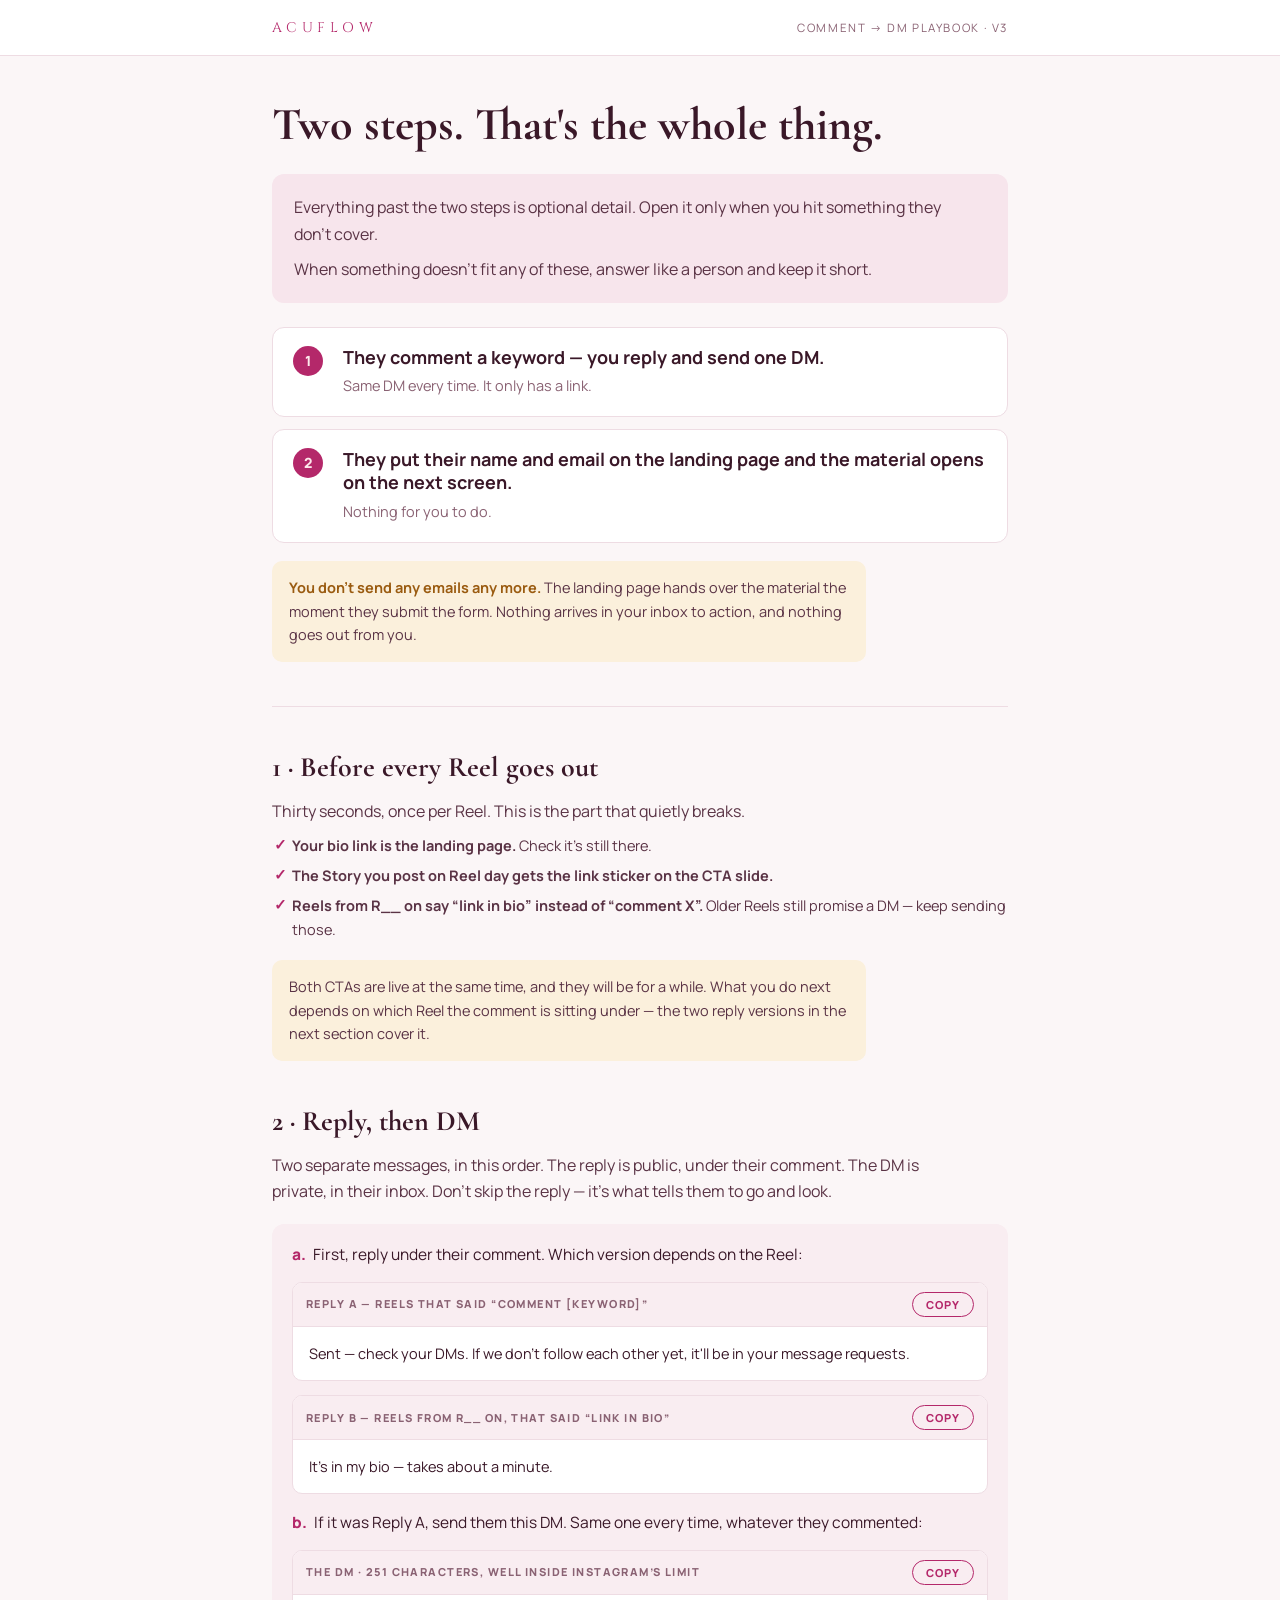
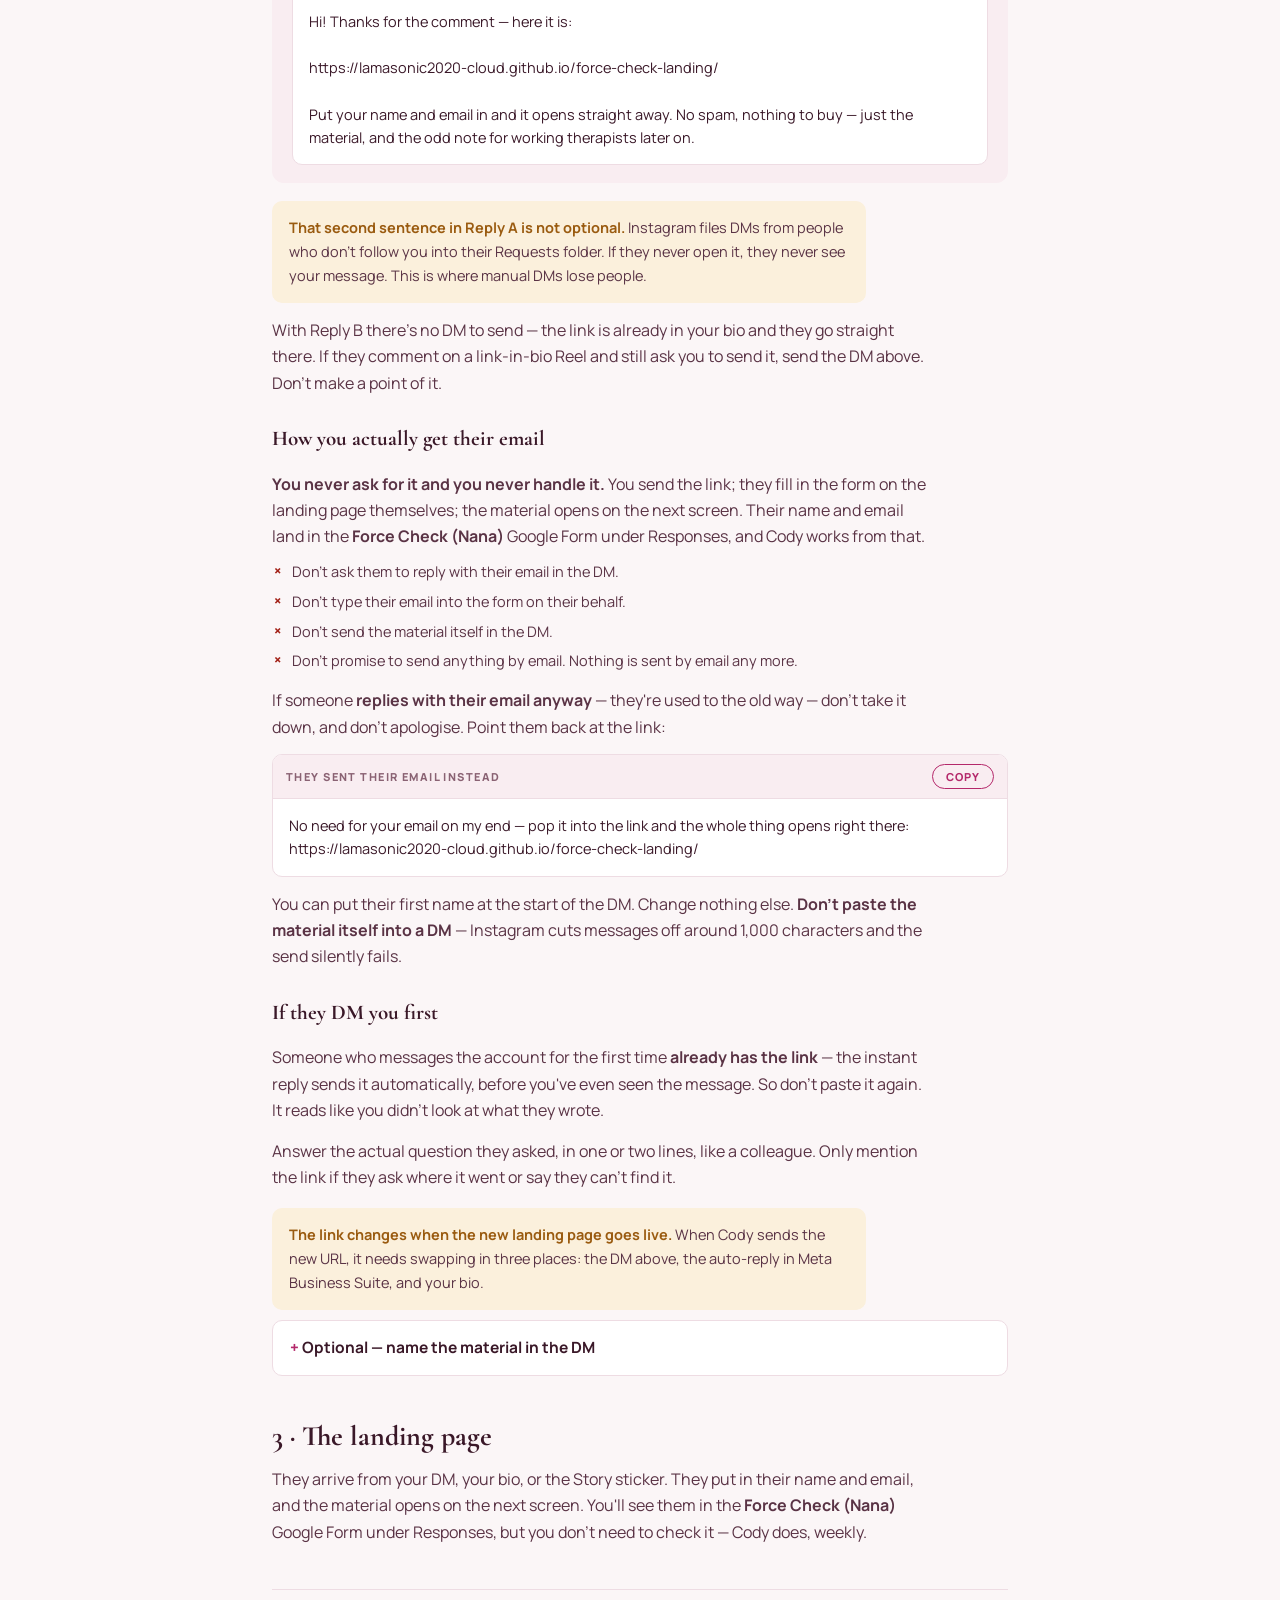
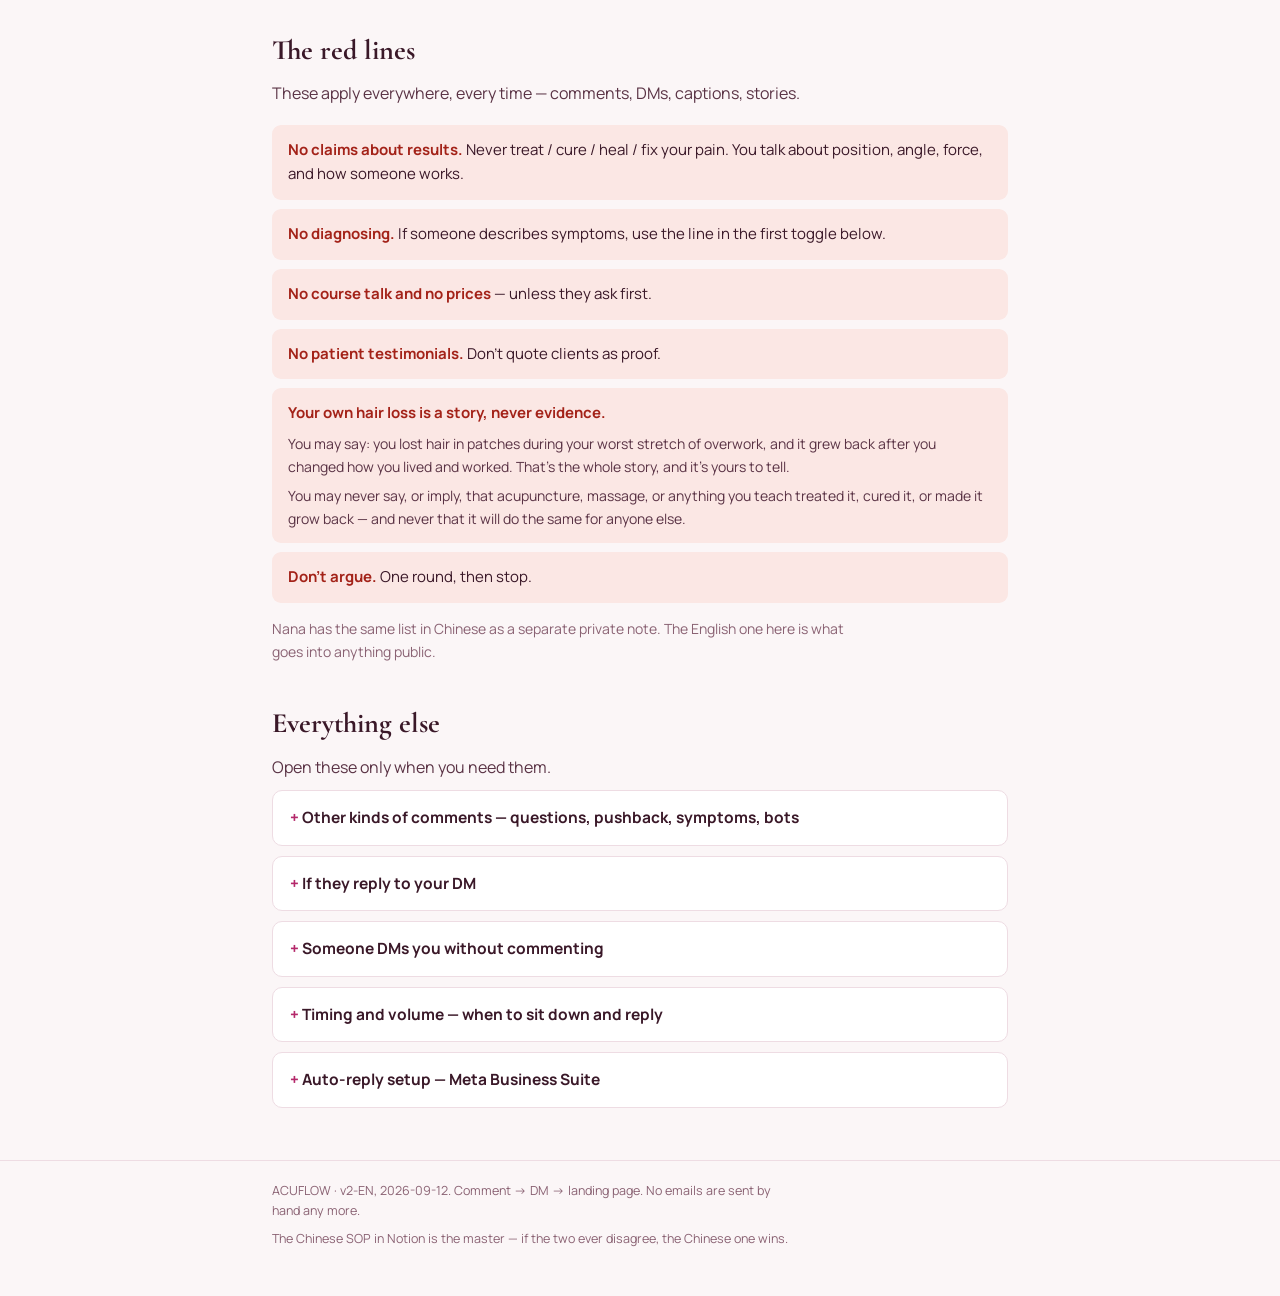
<file: playbook-v3.html>
<!DOCTYPE html>
<html lang="en">
<head>
<meta charset="utf-8">
<meta name="viewport" content="width=device-width, initial-scale=1">
<title>Comment → DM Playbook · ACUFLOW</title>
<link rel="preconnect" href="https://fonts.googleapis.com">
<link rel="preconnect" href="https://fonts.gstatic.com" crossorigin>
<link rel="stylesheet" href="https://fonts.googleapis.com/css2?family=Cinzel:wght@600&family=Cormorant+Garamond:wght@600;700&family=Manrope:wght@400;500;700;800&display=swap">
<style>
:root{
  --ground:#FBF6F7; --surface:#FFF; --sunk:#F9EDF1;
  --ink:#3A1828; --body:#5A3345; --muted:#8A6273;
  --hair:#EEDCE3; --accent:#B4286A; --on-accent:#FDE9EC; --soft:#F7E5EC;
  --warn:#9A5B10; --warn-bg:#FBF0DC; --stop:#A32218; --stop-bg:#FBE7E4;
  --display:"Cormorant Garamond",Georgia,serif;
  --mark:"Cinzel",Georgia,serif;
  --ui:"Manrope",-apple-system,BlinkMacSystemFont,"Segoe UI",Arial,"PingFang TC",sans-serif;
}
@media (prefers-color-scheme:dark){:root{
  --ground:#170F13; --surface:#211519; --sunk:#2B1A21;
  --ink:#F7E9EE; --body:#DFC5D0; --muted:#A98A98;
  --hair:#3A252D; --accent:#E87BA8; --on-accent:#25131A; --soft:#361D28;
  --warn:#E9B45E; --warn-bg:#2E2213; --stop:#F09085; --stop-bg:#331916;
}}
*{box-sizing:border-box}
body{margin:0;background:var(--ground);color:var(--body);font-family:var(--ui);font-size:16px;line-height:1.65;-webkit-font-smoothing:antialiased}
.wrap{max-width:780px;margin:0 auto;padding:0 22px}
:where(a,button,summary):focus-visible{outline:2px solid var(--accent);outline-offset:3px;border-radius:5px}

header{border-bottom:1px solid var(--hair);background:var(--surface)}
header .wrap{display:flex;justify-content:space-between;align-items:baseline;gap:14px;padding:16px 22px;flex-wrap:wrap}
.brand{font-family:var(--mark);font-size:14px;letter-spacing:.32em;color:var(--accent)}
.who{font-size:11.5px;letter-spacing:.14em;text-transform:uppercase;color:var(--muted)}

h1{font-family:var(--display);font-weight:700;font-size:clamp(32px,6.5vw,46px);line-height:1.05;color:var(--ink);margin:44px 0 0;text-wrap:balance}
h2{font-family:var(--display);font-weight:700;font-size:28px;line-height:1.15;color:var(--ink);margin:0 0 14px}
h3{font-family:var(--display);font-weight:700;font-size:21px;color:var(--ink);margin:26px 0 0}
p{margin:14px 0 0;max-width:66ch}
section{padding:44px 0 0}
hr{border:0;border-top:1px solid var(--hair);margin:44px 0 0}

.lead{background:var(--soft);border-radius:12px;padding:20px 22px;margin:26px 0 0}
.lead p{margin:0}
.lead p+p{margin-top:9px}

.flow{list-style:none;margin:24px 0 0;padding:0;display:flex;flex-direction:column;gap:12px;counter-reset:s}
.flow li{
  counter-increment:s;background:var(--surface);border:1px solid var(--hair);border-radius:12px;
  padding:18px 20px;display:grid;grid-template-columns:34px 1fr;gap:0 16px;align-items:start;
}
.flow li::before{
  content:counter(s);width:30px;height:30px;border-radius:50%;
  background:var(--accent);color:var(--on-accent);font-weight:800;font-size:14px;
  display:flex;align-items:center;justify-content:center;
}
.flow b{display:block;font-size:18px;color:var(--ink);line-height:1.3}
.flow span{display:block;margin-top:5px;font-size:14.5px;color:var(--muted)}

table{border-collapse:collapse;width:100%;background:var(--surface);margin:18px 0 0}
.tw{overflow-x:auto;border:1px solid var(--hair);border-radius:10px;margin:18px 0 0}
.tw table{margin:0;min-width:460px}
th,td{text-align:left;padding:11px 14px;border-bottom:1px solid var(--hair);font-size:14.5px;vertical-align:top}
th{background:var(--sunk);font-size:11px;letter-spacing:.13em;text-transform:uppercase;color:var(--muted);font-weight:800}
tr:last-child td{border-bottom:0}
td.k{font-weight:800;color:var(--accent);font-size:12.5px;letter-spacing:.05em}
td b{color:var(--ink)}

.box{background:var(--surface);border:1px solid var(--hair);border-radius:10px;overflow:hidden;margin:14px 0 0}
.bh{display:flex;justify-content:space-between;align-items:center;gap:12px;padding:9px 13px;background:var(--sunk);border-bottom:1px solid var(--hair)}
.bl{font-size:11px;font-weight:800;letter-spacing:.13em;text-transform:uppercase;color:var(--muted)}
.copy{font-family:var(--ui);font-size:11px;font-weight:800;letter-spacing:.08em;text-transform:uppercase;color:var(--accent);background:transparent;border:1px solid var(--accent);border-radius:999px;padding:4px 13px;cursor:pointer;white-space:nowrap}
.copy:hover,.copy.ok{background:var(--accent);color:var(--on-accent)}
.box pre{margin:0;padding:15px 16px;font-family:var(--ui);font-size:14.5px;line-height:1.6;color:var(--ink);white-space:pre-wrap;word-break:break-word}

.flag{border-radius:10px;padding:15px 17px;margin:18px 0 0;font-size:14.5px;max-width:66ch}
.flag.warn{background:var(--warn-bg)} .flag.warn b{color:var(--warn)}
.flag.stop{background:var(--stop-bg)} .flag.stop b{color:var(--stop)}
.flag p{margin:0;max-width:none}
.flag p+p{margin-top:8px}
.twostep{background:var(--sunk);border-radius:12px;padding:18px 20px;margin:20px 0 0;display:flex;flex-direction:column;gap:10px}
.twostep>div:not(.box):not(.flag){font-size:15.5px;color:var(--ink)}
.twostep b{color:var(--accent);font-weight:800;margin-right:4px}
.twostep .box{margin-top:4px}

.reds{list-style:none;margin:18px 0 0;padding:0;display:flex;flex-direction:column;gap:9px}
.reds li{background:var(--stop-bg);border-radius:9px;padding:13px 16px;font-size:15px;color:var(--ink)}
.reds b{color:var(--stop)}
.reds em{display:block;margin-top:6px;font-style:normal;font-size:14px;color:var(--body)}

.never{list-style:none;margin:10px 0 0;padding:0;display:flex;flex-direction:column;gap:6px;font-size:14.5px}
.never li{padding-left:20px;position:relative}
.never li::before{content:"×";position:absolute;left:2px;top:-1px;font-weight:800;color:var(--stop)}
.ok-list li::before{content:"✓";color:var(--accent)}

details{background:var(--surface);border:1px solid var(--hair);border-radius:10px;margin:10px 0 0;overflow:hidden}
summary{cursor:pointer;padding:14px 17px;font-weight:700;color:var(--ink);font-size:15.5px;list-style:none}
summary::-webkit-details-marker{display:none}
summary::before{content:"+ ";color:var(--accent);font-weight:800}
details[open] summary::before{content:"− "}
details[open] summary{border-bottom:1px solid var(--hair)}
.dc{padding:4px 17px 18px}
.dc p:first-child{margin-top:14px}

footer{margin-top:52px;border-top:1px solid var(--hair)}
footer .wrap{padding:20px 22px 46px}
footer p{margin:0;font-size:12.5px;color:var(--muted)}
footer p+p{margin-top:7px}
a{color:var(--accent)}
@media print{
  body{background:#fff}
  details{page-break-inside:avoid}
  details:not([open]) .dc{display:none}
  .copy{display:none}
}
</style>
</head>
<body>


<header><div class="wrap"><span class="brand">ACUFLOW</span><span class="who">Comment → DM Playbook · v3</span></div></header>

<main class="wrap">

  <h1>Two steps. That's the whole thing.</h1>

  <div class="lead">
    <p>Everything past the two steps is optional detail. Open it only when you hit something they don't cover.</p>
    <p>When something doesn't fit any of these, answer like a person and keep it short.</p>
  </div>

  <ol class="flow">
    <li><div><b>They comment a keyword — you reply and send one DM.</b><span>Same DM every time. It only has a link.</span></div></li>
    <li><div><b>They put their name and email on the landing page and the material opens on the next screen.</b><span>Nothing for you to do.</span></div></li>
  </ol>

  <div class="flag warn"><p><b>You don't send any emails any more.</b> The landing page hands over the material the moment they submit the form. Nothing arrives in your inbox to action, and nothing goes out from you.</p></div>

  <hr>

  <section>
    <h2>1 &middot; Before every Reel goes out</h2>
    <p>Thirty seconds, once per Reel. This is the part that quietly breaks.</p>
    <ul class="never ok-list">
      <li><b>Your bio link is the landing page.</b> Check it's still there.</li>
      <li><b>The Story you post on Reel day gets the link sticker on the CTA slide.</b></li>
      <li><b>Reels from R__ on say &ldquo;link in bio&rdquo; instead of &ldquo;comment X&rdquo;.</b> Older Reels still promise a DM — keep sending those.</li>
    </ul>
    <div class="flag warn"><p>Both CTAs are live at the same time, and they will be for a while. What you do next depends on which Reel the comment is sitting under — the two reply versions in the next section cover it.</p></div>
  </section>

  <section>
    <h2>2 &middot; Reply, then DM</h2>

    <p>Two separate messages, in this order. The reply is public, under their comment. The DM is private, in their inbox. Don't skip the reply — it's what tells them to go and look.</p>

    <div class="twostep">
      <div><b>a.</b> First, reply under their comment. Which version depends on the Reel:</div>
      <div class="box"><div class="bh"><span class="bl">Reply A &mdash; Reels that said &ldquo;comment [keyword]&rdquo;</span><button class="copy">Copy</button></div><pre>Sent — check your DMs. If we don't follow each other yet, it'll be in your message requests.</pre></div>
      <div class="box"><div class="bh"><span class="bl">Reply B &mdash; Reels from R__ on, that said &ldquo;link in bio&rdquo;</span><button class="copy">Copy</button></div><pre>It's in my bio — takes about a minute.</pre></div>
      <div style="margin-top:6px"><b>b.</b> If it was Reply A, send them this DM. Same one every time, whatever they commented:</div>
      <div class="box"><div class="bh"><span class="bl">The DM &middot; 251 characters, well inside Instagram&rsquo;s limit</span><button class="copy">Copy</button></div><pre>Hi! Thanks for the comment — here it is:

https://lamasonic2020-cloud.github.io/force-check-landing/

Put your name and email in and it opens straight away. No spam, nothing to buy — just the material, and the odd note for working therapists later on.</pre></div>
    </div>

    <div class="flag warn"><p><b>That second sentence in Reply A is not optional.</b> Instagram files DMs from people who don't follow you into their Requests folder. If they never open it, they never see your message. This is where manual DMs lose people.</p></div>

    <p>With Reply B there's no DM to send — the link is already in your bio and they go straight there. If they comment on a link-in-bio Reel and still ask you to send it, send the DM above. Don't make a point of it.</p>

    <h3>How you actually get their email</h3>
    <p><b>You never ask for it and you never handle it.</b> You send the link; they fill in the form on the landing page themselves; the material opens on the next screen. Their name and email land in the <b>Force Check (Nana)</b> Google Form under Responses, and Cody works from that.</p>
    <ul class="never">
      <li>Don't ask them to reply with their email in the DM.</li>
      <li>Don't type their email into the form on their behalf.</li>
      <li>Don't send the material itself in the DM.</li>
      <li>Don't promise to send anything by email. Nothing is sent by email any more.</li>
    </ul>
    <p>If someone <b>replies with their email anyway</b> — they're used to the old way — don't take it down, and don't apologise. Point them back at the link:</p>
    <div class="box"><div class="bh"><span class="bl">They sent their email instead</span><button class="copy">Copy</button></div><pre>No need for your email on my end — pop it into the link and the whole thing opens right there:
https://lamasonic2020-cloud.github.io/force-check-landing/</pre></div>

    <p>You can put their first name at the start of the DM. Change nothing else. <b>Don't paste the material itself into a DM</b> — Instagram cuts messages off around 1,000 characters and the send silently fails.</p>

    <h3>If they DM you first</h3>
    <p>Someone who messages the account for the first time <b>already has the link</b> — the instant reply sends it automatically, before you've even seen the message. So don't paste it again. It reads like you didn't look at what they wrote.</p>
    <p>Answer the actual question they asked, in one or two lines, like a colleague. Only mention the link if they ask where it went or say they can't find it.</p>

    <div class="flag warn"><p><b>The link changes when the new landing page goes live.</b> When Cody sends the new URL, it needs swapping in three places: the DM above, the auto-reply in Meta Business Suite, and your bio.</p></div>

    <details>
      <summary>Optional — name the material in the DM</summary>
      <div class="dc">
        <p>Slightly better response, slightly more work: add one line naming what they're getting, right after &ldquo;here it is&rdquo;.</p>
        <div class="tw"><table>
          <thead><tr><th>They commented</th><th>Line to add</th></tr></thead>
          <tbody>
          <tr><td class="k">EFFORTLESS · ADAPT · LEVERAGE · BASICS · 5YEARS · LICENSED · CHECK</td><td>The Force Check is 16 yes/no questions that score whether the way you're working is building your career or burning your body.</td></tr>
          <tr><td class="k">MAP</td><td>The Hands &amp; Feet Starter Map is six spots — three in the hand, three in the foot — with the angle and the pressure for each.</td></tr>
          <tr><td class="k">11YEARS</td><td>The Pre-Shift Check is the five questions I run before my first client — it tells you what kind of day to plan for.</td></tr>
          <tr><td class="k">LIMIT</td><td>The Boundary Scripts are five situations with one line each — the kind you can actually say out loud with your manager in front of you.</td></tr>
          <tr><td class="k">SOS</td><td>The Body Journal is three lines a night that show you your own pattern after a few weeks.</td></tr>
          </tbody>
        </table></div>
      </div>
    </details>
  </section>

  <section>
    <h2>3 &middot; The landing page</h2>
    <p>They arrive from your DM, your bio, or the Story sticker. They put in their name and email, and the material opens on the next screen. You'll see them in the <b>Force Check (Nana)</b> Google Form under Responses, but you don't need to check it — Cody does, weekly.</p>
  </section>

  <hr>

  <section>
    <h2>The red lines</h2>
    <p>These apply everywhere, every time — comments, DMs, captions, stories.</p>
    <ul class="reds">
      <li><b>No claims about results.</b> Never treat / cure / heal / fix your pain. You talk about position, angle, force, and how someone works.</li>
      <li><b>No diagnosing.</b> If someone describes symptoms, use the line in the first toggle below.</li>
      <li><b>No course talk and no prices</b> — unless they ask first.</li>
      <li><b>No patient testimonials.</b> Don't quote clients as proof.</li>
      <li><b>Your own hair loss is a story, never evidence.</b>
        <em>You may say: you lost hair in patches during your worst stretch of overwork, and it grew back after you changed how you lived and worked. That's the whole story, and it's yours to tell.</em>
        <em>You may never say, or imply, that acupuncture, massage, or anything you teach treated it, cured it, or made it grow back — and never that it will do the same for anyone else.</em>
      </li>
      <li><b>Don't argue.</b> One round, then stop.</li>
    </ul>
    <p style="font-size:14px;color:var(--muted)">Nana has the same list in Chinese as a separate private note. The English one here is what goes into anything public.</p>
  </section>

  <section>
    <h2>Everything else</h2>
    <p>Open these only when you need them.</p>

    <details>
      <summary>Other kinds of comments — questions, pushback, symptoms, bots</summary>
      <div class="dc">
        <p>Reply to every comment, same day, one line each. The detail belongs in the DM.</p>
        <p><b>They asked a question</b> — one real answer, then point them at the material. Two versions of each, depending on which Reel it's under.</p>
        <div class="box"><div class="bh"><span class="bl">Example 1 &mdash; &ldquo;comment [keyword]&rdquo; Reel</span><button class="copy">Copy</button></div><pre>Especially deep tissue — that's where thumbs get wrecked. Comment EFFORTLESS and I'll send you the check.</pre></div>
        <div class="box"><div class="bh"><span class="bl">Example 1 &mdash; &ldquo;link in bio&rdquo; Reel</span><button class="copy">Copy</button></div><pre>Especially deep tissue — that's where thumbs get wrecked. The check's in my bio — takes a minute.</pre></div>
        <div class="box"><div class="bh"><span class="bl">Example 2 &mdash; &ldquo;comment [keyword]&rdquo; Reel</span><button class="copy">Copy</button></div><pre>Forearms help, but if the weight isn't coming from your feet the strain just moves up the arm. Comment BASICS and I'll send you the check.</pre></div>
        <div class="box"><div class="bh"><span class="bl">Example 2 &mdash; &ldquo;link in bio&rdquo; Reel</span><button class="copy">Copy</button></div><pre>Forearms help, but if the weight isn't coming from your feet the strain just moves up the arm. The check's in my bio — takes a minute.</pre></div>
        <p><b>They're pushing back</b> (&ldquo;meridians aren't science&rdquo;) — answer once, never twice, don't delete. These comments push reach.</p>
        <div class="box"><div class="bh"><span class="bl">Pushback</span><button class="copy">Copy</button></div><pre>Fair enough. I don't teach it as theory — I teach where the hands go, the angle, and how to load your body weight. Call it what you like; the mechanics are the same.</pre></div>
        <p><b>They describe symptoms and want a verdict</b></p>
        <div class="box"><div class="bh"><span class="bl">Symptoms</span><button class="copy">Copy</button></div><pre>That's more than I can answer in a comment. If it's lasted over two weeks, please get it checked by a doctor or physio.</pre></div>
        <p><b>Friends and colleagues</b> — answer like a human. Don't push the keyword at everyone.<br><b>Ads and bots</b> — ignore and move on.</p>
      </div>
    </details>

    <details>
      <summary>If they reply to your DM</summary>
      <div class="dc">
        <p>Optional — only if you want to know more about who's actually coming in.</p>
        <div class="box"><div class="bh"><span class="bl">Send straight after the DM</span><button class="copy">Copy</button></div><pre>Curious — what are you most stuck on right now? Hands and wrists, the workload, or something else?</pre></div>
        <p>Sounds new — just graduated, first year, still studying:</p>
        <div class="box"><div class="bh"><span class="bl">New</span><button class="copy">Copy</button></div><pre>That first year is the hardest on the hands — mine were exactly the same. How long have you been practising?</pre></div>
        <p>Sounds experienced — 3+ years, own place, training others:</p>
        <div class="box"><div class="bh"><span class="bl">Experienced</span><button class="copy">Copy</button></div><pre>Still going after that many years already puts you in the minority. Is it mostly the thumbs and wrists, or the schedule?</pre></div>
        <p>Close it out — nothing after this:</p>
        <div class="box"><div class="bh"><span class="bl">Close</span><button class="copy">Copy</button></div><pre>Thanks for sharing that — it helps me decide what to share next. I'll keep posting on this; message me anytime.</pre></div>
        <p>They ask about a course themselves — never you first:</p>
        <div class="box"><div class="bh"><span class="bl">Course question</span><button class="copy">Copy</button></div><pre>Not yet — everything I'm sharing right now is free on the account. I'll let you know if that changes.</pre></div>
        <div class="flag stop"><p><b>Stop rules.</b> No reply, don't chase. Two turns maximum. No third message.</p></div>
      </div>
    </details>

    <details>
      <summary>Someone DMs you without commenting</summary>
      <div class="dc">
        <p>Treat it like a conversation with a colleague. No link, no email ask.</p>
        <div class="box"><div class="bh"><span class="bl">Opener</span><button class="copy">Copy</button></div><pre>Hey, thanks for reaching out! Are you an RMT too? What's your work week like?</pre></div>
        <p>They already got the link from the auto-reply. If they ask again, just point to it.</p>
      </div>
    </details>

    <details>
      <summary>Timing and volume — when to sit down and reply</summary>
      <div class="dc">
        <p><b>You are not on call. Nothing here has to be answered quickly.</b></p>
        <p>You sit down with the phone <b>twice a day</b>, and each sitting is about <b>ten minutes</b>:</p>
        <ul class="never ok-list">
          <li>Once before your first client of the day.</li>
          <li>Once after your last client of the day.</li>
        </ul>
        <p>That's it. Ten minutes is how long the sitting lasts, not how fast you have to reply. Don't pick the phone up between clients, and don't answer the moment a notification comes in.</p>
        <p><b>The only standard is 24 hours.</b> Every comment and every DM gets an answer within a day. Anything that arrives after your evening sitting is tomorrow morning's job — that is normal and it costs you nothing.</p>
        <p>If a sitting runs long because there's a lot in there, stop at the end of it anyway and take the rest at the next one.</p>
        <p>Two things are tied to the day a Reel goes out:</p>
        <ul class="never ok-list">
          <li><b>Be back in the comments within an hour of posting.</b> The first hour is worth the most. You already know this one.</li>
          <li><b>Check the Story sticker actually opens the page.</b> Tap it yourself once, from your own phone.</li>
        </ul>
      </div>
    </details>

    <details>
      <summary>Auto-reply setup — Meta Business Suite</summary>
      <div class="dc">
        <p>Already switched on. This is here so you can find it again if it stops firing, or when the link changes.</p>
        <p><b>Where it lives:</b> Meta Business Suite → Inbox → Automations → Instant reply.</p>
        <p>Meta moves this menu around every few months. If it isn't where it says here, screenshot what you're looking at and send it to Cody — don't hunt for it.</p>
        <p>This is what should be in the text box:</p>
        <div class="box"><div class="bh"><span class="bl">Instant reply &middot; 182 characters</span><button class="copy">Copy</button></div><pre>Hey, thanks for the message! If you're here for the Force Check, it's here:

https://lamasonic2020-cloud.github.io/force-check-landing/

I'll reply properly when I'm between clients.</pre></div>
        <div class="flag stop"><p><b>Don't turn on FAQ buttons.</b> Meta will offer them in the same screen. They send people down menus instead of into the page, and they make the account read like a shop.</p></div>
      </div>
    </details>
  </section>

</main>

<footer><div class="wrap">
  <p>ACUFLOW &middot; v2-EN, 2026-09-12. Comment → DM → landing page. No emails are sent by hand any more.</p>
  <p>The Chinese SOP in Notion is the master — if the two ever disagree, the Chinese one wins.</p>
</div></footer>

<script>
document.addEventListener("click", function (ev) {
  var b = ev.target.closest(".copy");
  if (!b) return;
  var pre = b.closest(".box").querySelector("pre");
  navigator.clipboard.writeText(pre.textContent).then(function () {
    b.textContent = "Copied"; b.classList.add("ok");
    setTimeout(function () { b.textContent = "Copy"; b.classList.remove("ok"); }, 1400);
  }).catch(function () {
    var r = document.createRange(); r.selectNodeContents(pre);
    var s = getSelection(); s.removeAllRanges(); s.addRange(r);
    b.textContent = "Selected";
    setTimeout(function () { b.textContent = "Copy"; }, 1600);
  });
});
</script>
</body>
</html>
</file>
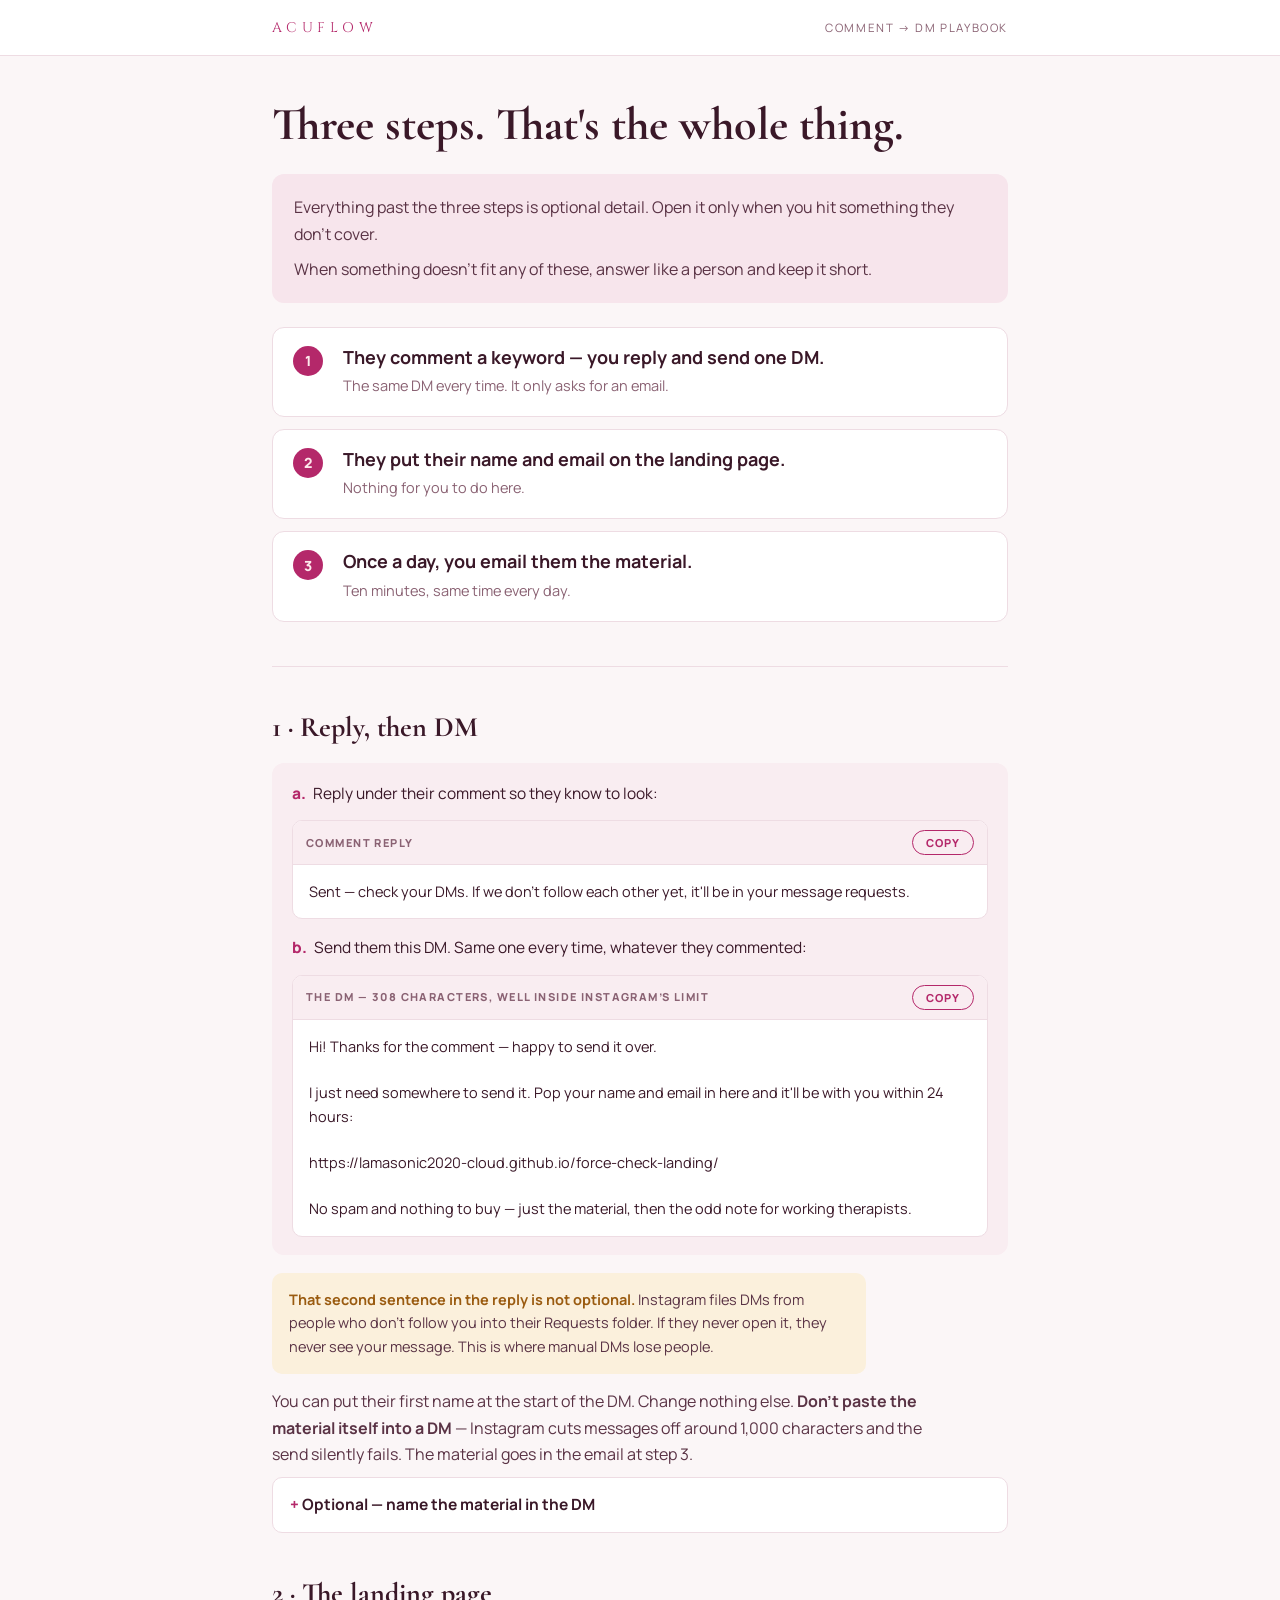
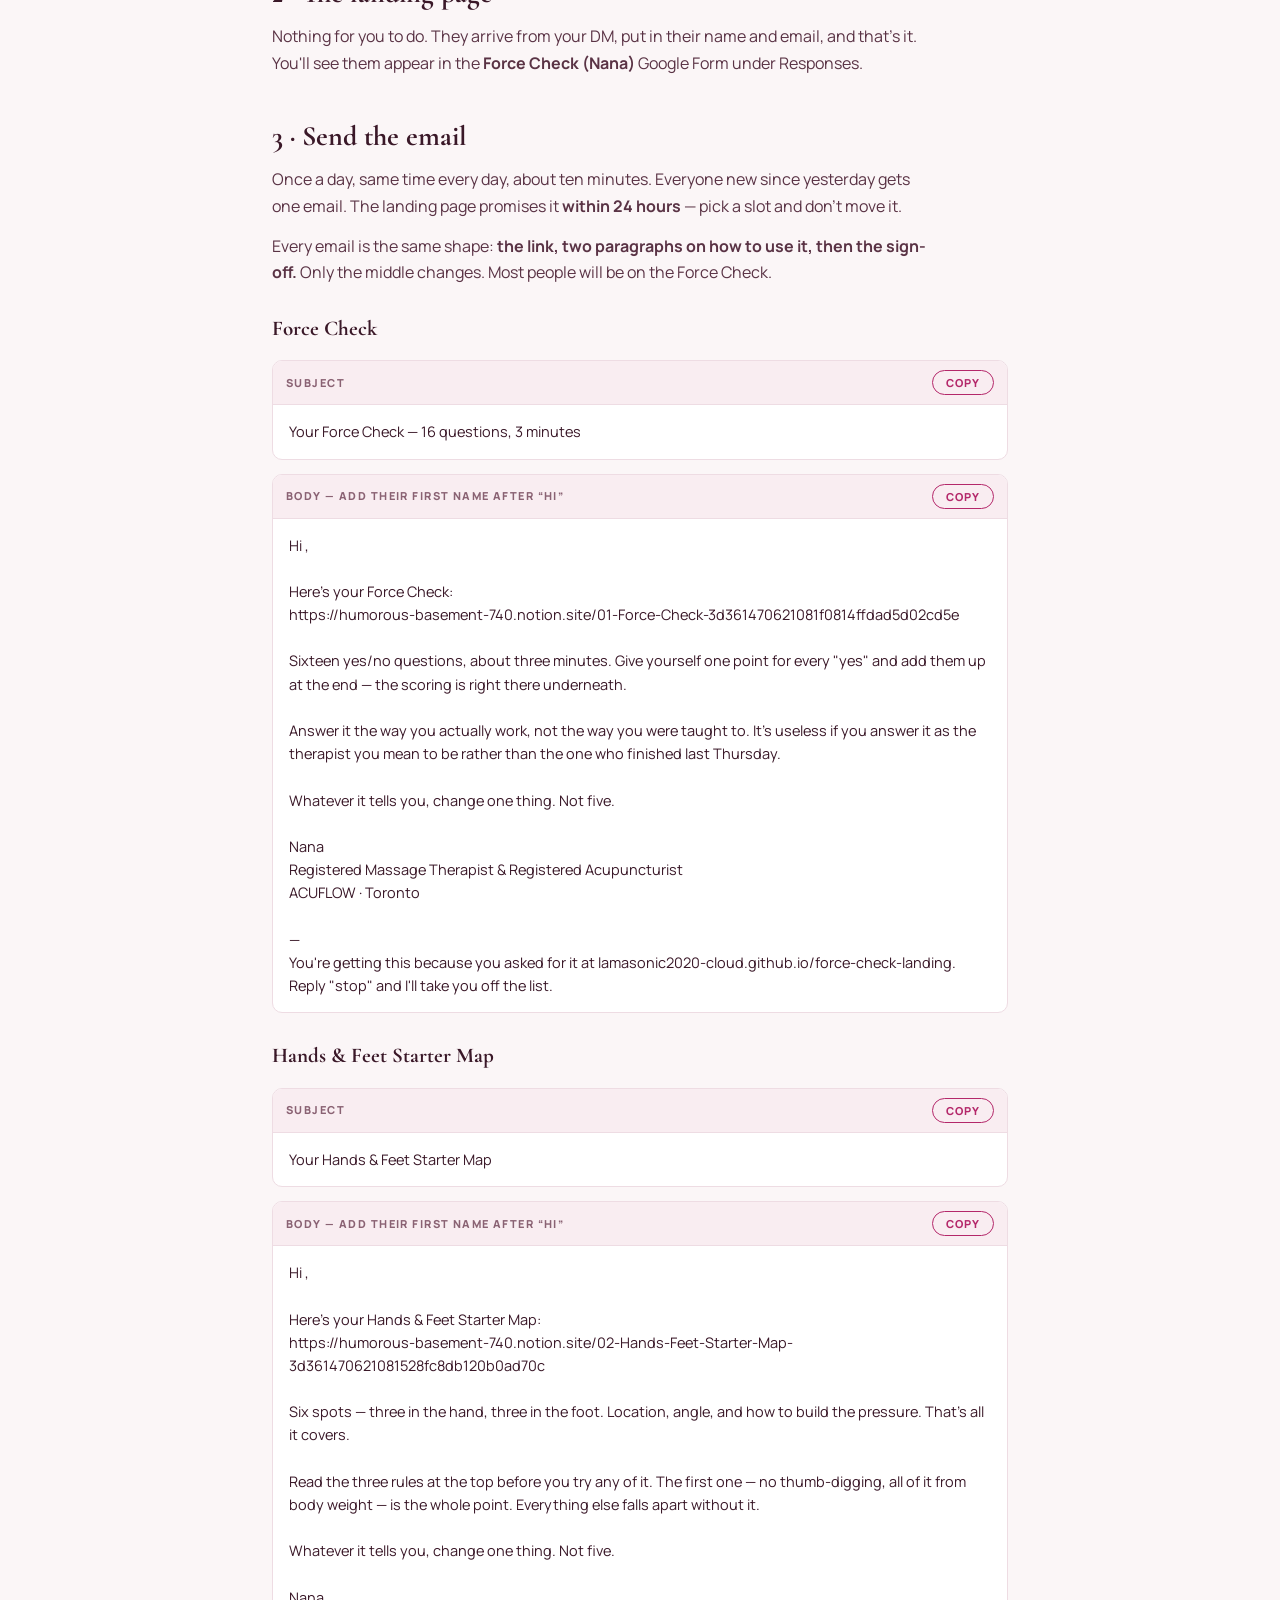
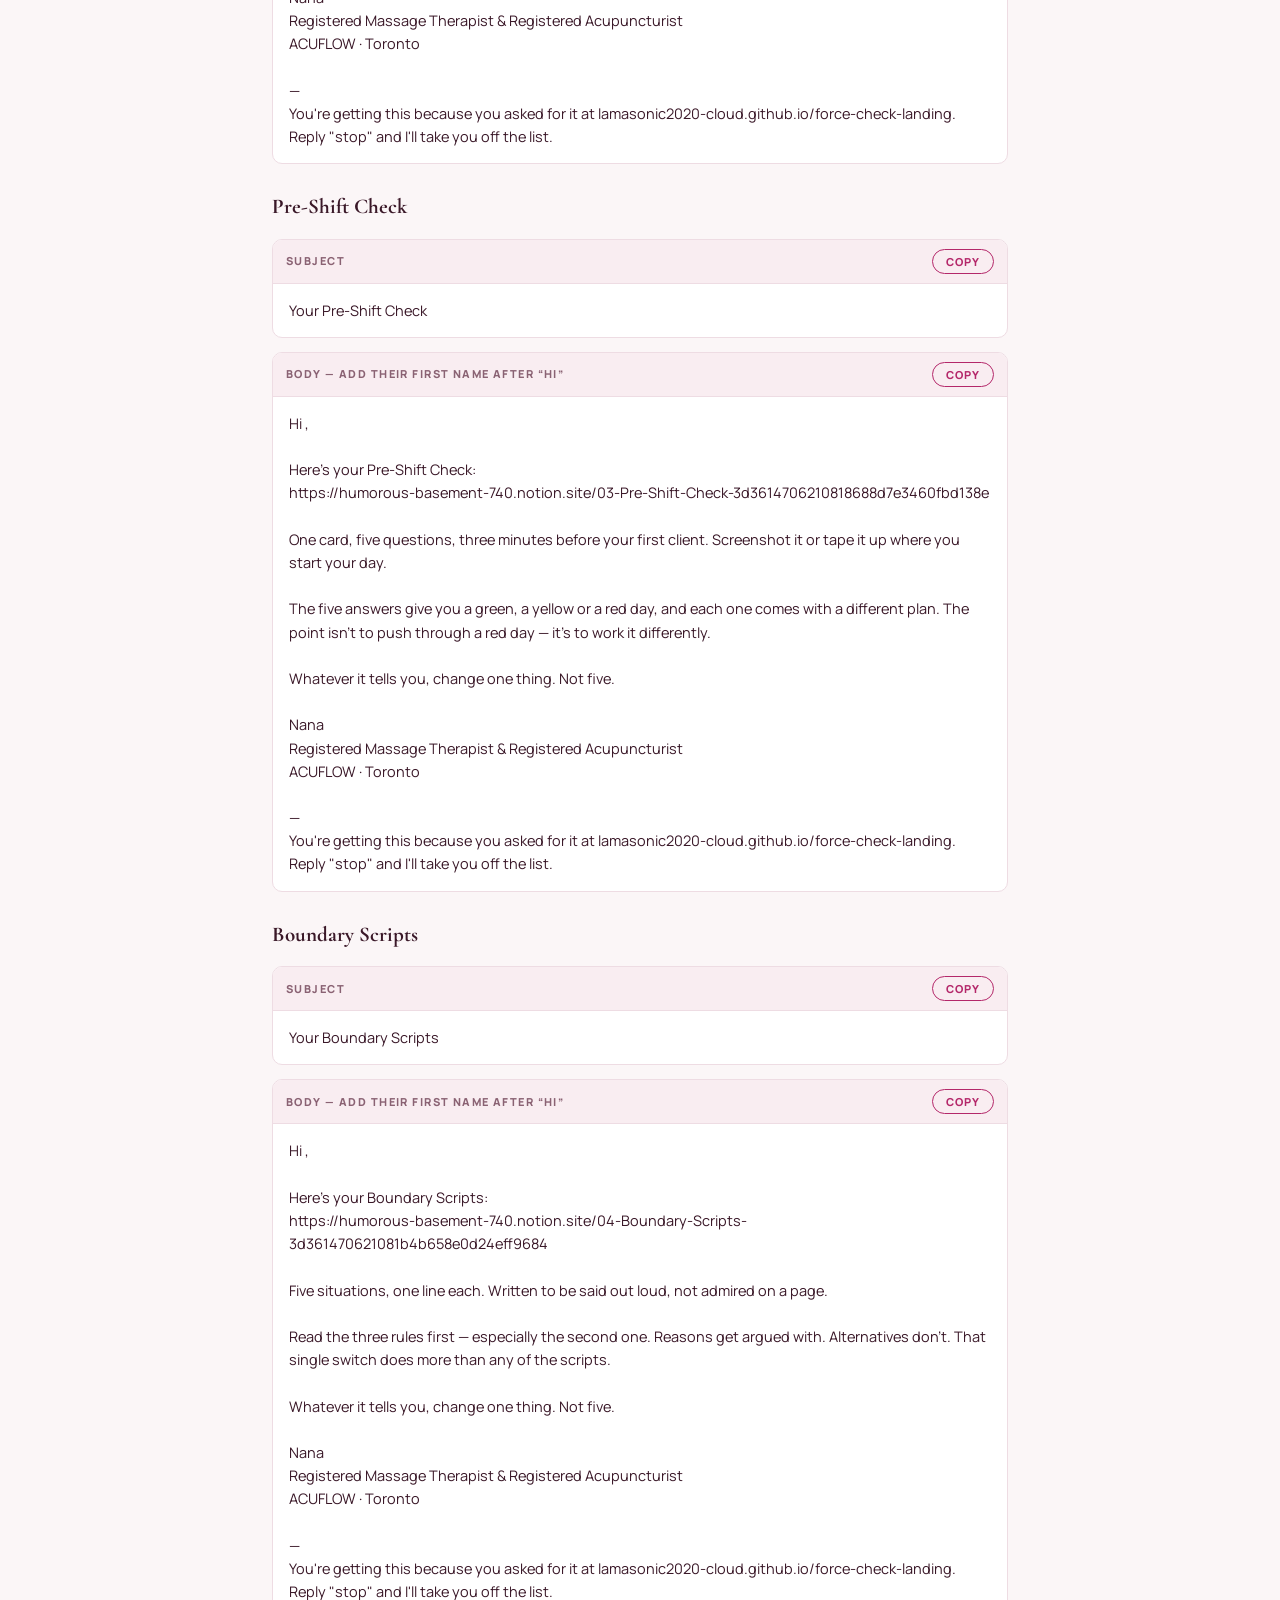
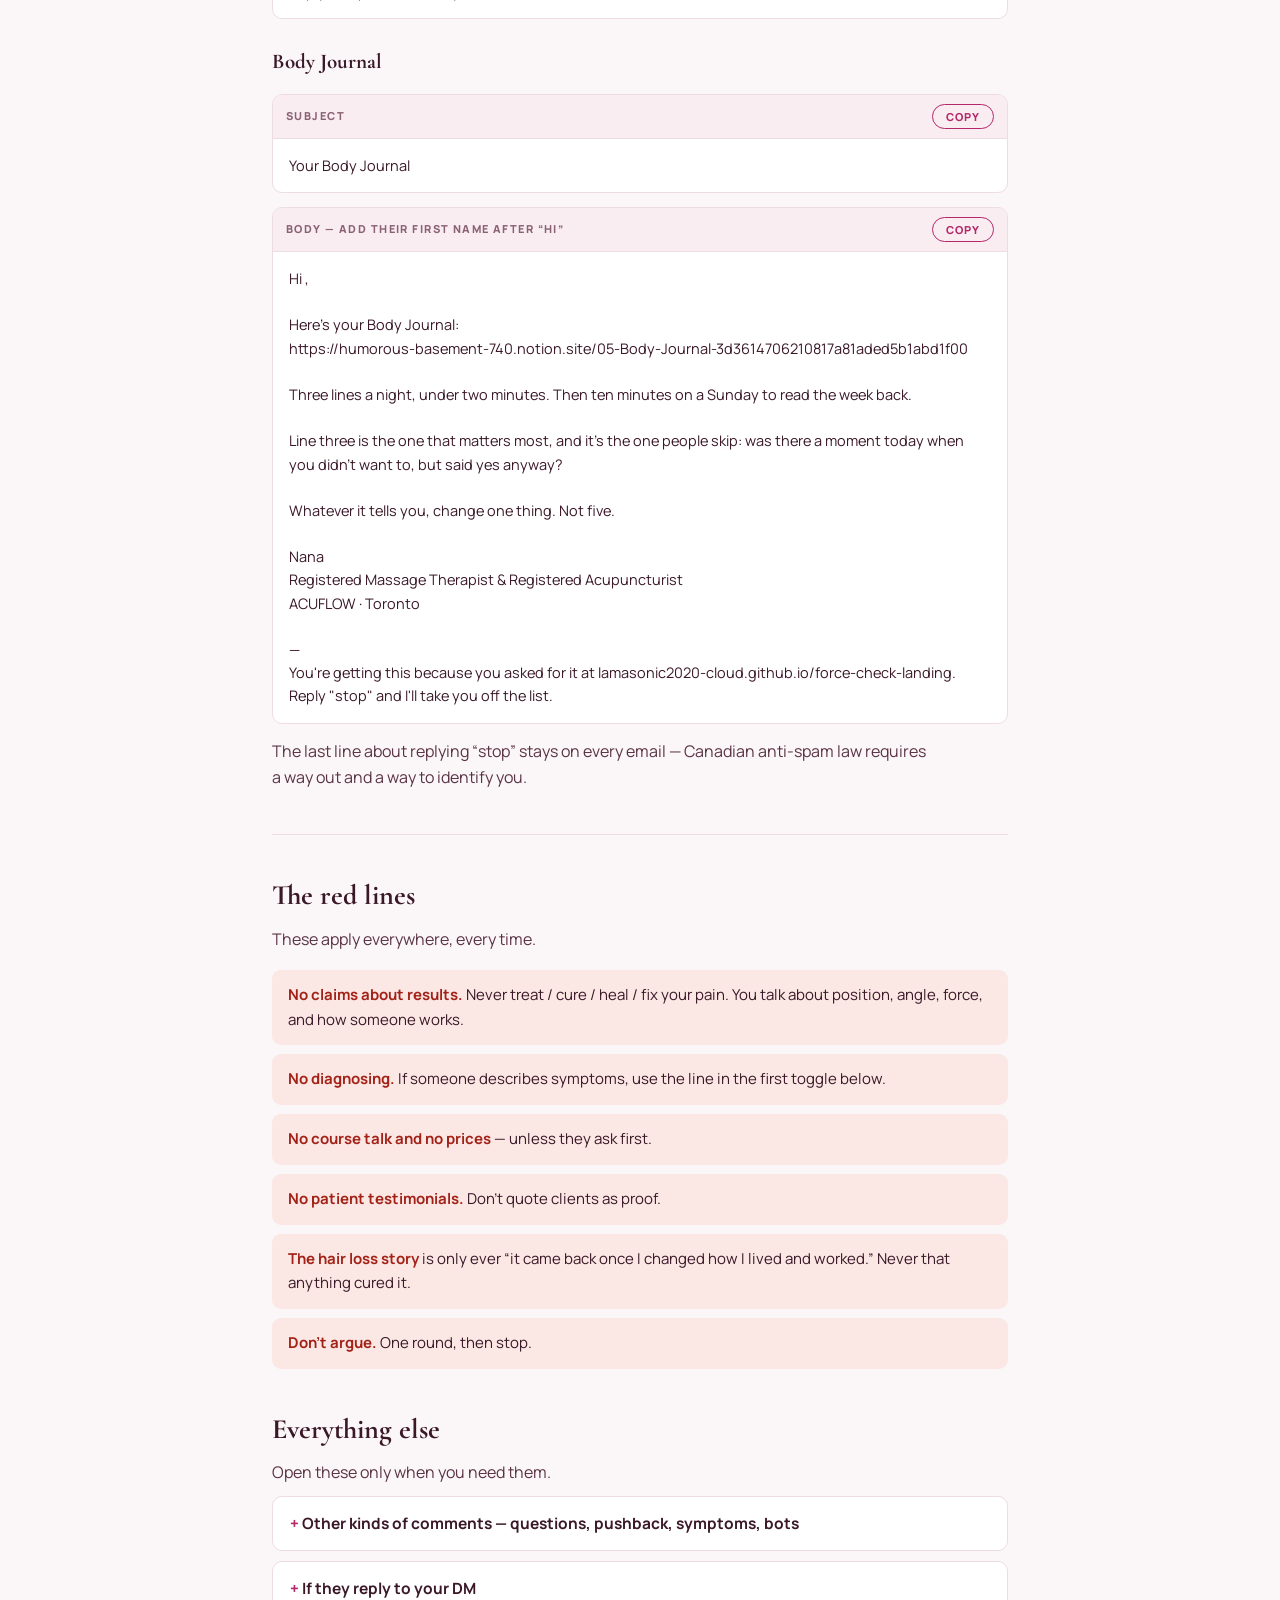
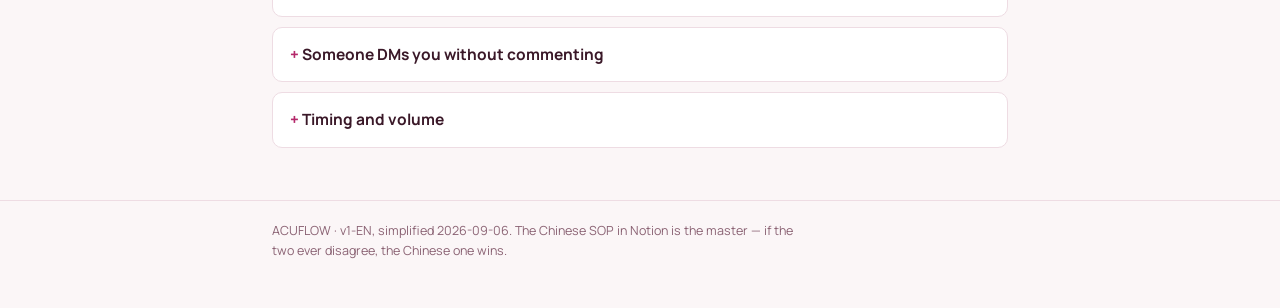
<file: playbook.html>
<!DOCTYPE html>
<html lang="en">
<head>
<meta charset="utf-8">
<meta name="viewport" content="width=device-width, initial-scale=1">
<title>Comment → DM Playbook · ACUFLOW</title>
<link rel="preconnect" href="https://fonts.googleapis.com">
<link rel="preconnect" href="https://fonts.gstatic.com" crossorigin>
<link rel="stylesheet" href="https://fonts.googleapis.com/css2?family=Cinzel:wght@600&family=Cormorant+Garamond:wght@600;700&family=Manrope:wght@400;500;700;800&display=swap">
<style>
:root{
  --ground:#FBF6F7; --surface:#FFF; --sunk:#F9EDF1;
  --ink:#3A1828; --body:#5A3345; --muted:#8A6273;
  --hair:#EEDCE3; --accent:#B4286A; --on-accent:#FDE9EC; --soft:#F7E5EC;
  --warn:#9A5B10; --warn-bg:#FBF0DC; --stop:#A32218; --stop-bg:#FBE7E4;
  --display:"Cormorant Garamond",Georgia,serif;
  --mark:"Cinzel",Georgia,serif;
  --ui:"Manrope",-apple-system,BlinkMacSystemFont,"Segoe UI",Arial,"PingFang TC",sans-serif;
}
@media (prefers-color-scheme:dark){:root{
  --ground:#170F13; --surface:#211519; --sunk:#2B1A21;
  --ink:#F7E9EE; --body:#DFC5D0; --muted:#A98A98;
  --hair:#3A252D; --accent:#E87BA8; --on-accent:#25131A; --soft:#361D28;
  --warn:#E9B45E; --warn-bg:#2E2213; --stop:#F09085; --stop-bg:#331916;
}}
*{box-sizing:border-box}
body{margin:0;background:var(--ground);color:var(--body);font-family:var(--ui);font-size:16px;line-height:1.65;-webkit-font-smoothing:antialiased}
.wrap{max-width:780px;margin:0 auto;padding:0 22px}
:where(a,button,summary):focus-visible{outline:2px solid var(--accent);outline-offset:3px;border-radius:5px}

header{border-bottom:1px solid var(--hair);background:var(--surface)}
header .wrap{display:flex;justify-content:space-between;align-items:baseline;gap:14px;padding:16px 22px;flex-wrap:wrap}
.brand{font-family:var(--mark);font-size:14px;letter-spacing:.32em;color:var(--accent)}
.who{font-size:11.5px;letter-spacing:.14em;text-transform:uppercase;color:var(--muted)}

h1{font-family:var(--display);font-weight:700;font-size:clamp(32px,6.5vw,46px);line-height:1.05;color:var(--ink);margin:44px 0 0;text-wrap:balance}
h2{font-family:var(--display);font-weight:700;font-size:28px;line-height:1.15;color:var(--ink);margin:0 0 14px}
h3{font-family:var(--display);font-weight:700;font-size:21px;color:var(--ink);margin:26px 0 0}
p{margin:14px 0 0;max-width:66ch}
section{padding:44px 0 0}
hr{border:0;border-top:1px solid var(--hair);margin:44px 0 0}

.lead{background:var(--soft);border-radius:12px;padding:20px 22px;margin:26px 0 0}
.lead p{margin:0}
.lead p+p{margin-top:9px}

.flow{list-style:none;margin:24px 0 0;padding:0;display:flex;flex-direction:column;gap:12px;counter-reset:s}
.flow li{
  counter-increment:s;background:var(--surface);border:1px solid var(--hair);border-radius:12px;
  padding:18px 20px;display:grid;grid-template-columns:34px 1fr;gap:0 16px;align-items:start;
}
.flow li::before{
  content:counter(s);width:30px;height:30px;border-radius:50%;
  background:var(--accent);color:var(--on-accent);font-weight:800;font-size:14px;
  display:flex;align-items:center;justify-content:center;
}
.flow b{display:block;font-size:18px;color:var(--ink);line-height:1.3}
.flow span{display:block;margin-top:5px;font-size:14.5px;color:var(--muted)}

table{border-collapse:collapse;width:100%;background:var(--surface);margin:18px 0 0}
.tw{overflow-x:auto;border:1px solid var(--hair);border-radius:10px;margin:18px 0 0}
.tw table{margin:0;min-width:460px}
th,td{text-align:left;padding:11px 14px;border-bottom:1px solid var(--hair);font-size:14.5px;vertical-align:top}
th{background:var(--sunk);font-size:11px;letter-spacing:.13em;text-transform:uppercase;color:var(--muted);font-weight:800}
tr:last-child td{border-bottom:0}
td.k{font-weight:800;color:var(--accent);font-size:12.5px;letter-spacing:.05em}
td b{color:var(--ink)}

.box{background:var(--surface);border:1px solid var(--hair);border-radius:10px;overflow:hidden;margin:14px 0 0}
.bh{display:flex;justify-content:space-between;align-items:center;gap:12px;padding:9px 13px;background:var(--sunk);border-bottom:1px solid var(--hair)}
.bl{font-size:11px;font-weight:800;letter-spacing:.13em;text-transform:uppercase;color:var(--muted)}
.copy{font-family:var(--ui);font-size:11px;font-weight:800;letter-spacing:.08em;text-transform:uppercase;color:var(--accent);background:transparent;border:1px solid var(--accent);border-radius:999px;padding:4px 13px;cursor:pointer;white-space:nowrap}
.copy:hover,.copy.ok{background:var(--accent);color:var(--on-accent)}
.box pre{margin:0;padding:15px 16px;font-family:var(--ui);font-size:14.5px;line-height:1.6;color:var(--ink);white-space:pre-wrap;word-break:break-word}

.flag{border-radius:10px;padding:15px 17px;margin:18px 0 0;font-size:14.5px;max-width:66ch}
.flag.warn{background:var(--warn-bg)} .flag.warn b{color:var(--warn)}
.flag.stop{background:var(--stop-bg)} .flag.stop b{color:var(--stop)}
.flag p{margin:0;max-width:none}
.twostep{background:var(--sunk);border-radius:12px;padding:18px 20px;margin:20px 0 0;display:flex;flex-direction:column;gap:10px}
.twostep>div:not(.box):not(.flag){font-size:15.5px;color:var(--ink)}
.twostep b{color:var(--accent);font-weight:800;margin-right:4px}
.twostep .box{margin-top:4px}


.reds{list-style:none;margin:18px 0 0;padding:0;display:flex;flex-direction:column;gap:9px}
.reds li{background:var(--stop-bg);border-radius:9px;padding:13px 16px;font-size:15px;color:var(--ink)}
.reds b{color:var(--stop)}

details{background:var(--surface);border:1px solid var(--hair);border-radius:10px;margin:10px 0 0;overflow:hidden}
summary{cursor:pointer;padding:14px 17px;font-weight:700;color:var(--ink);font-size:15.5px;list-style:none}
summary::-webkit-details-marker{display:none}
summary::before{content:"+ ";color:var(--accent);font-weight:800}
details[open] summary::before{content:"− "}
details[open] summary{border-bottom:1px solid var(--hair)}
.dc{padding:4px 17px 18px}
.dc p:first-child{margin-top:14px}

footer{margin-top:52px;border-top:1px solid var(--hair)}
footer .wrap{padding:20px 22px 46px}
footer p{margin:0;font-size:12.5px;color:var(--muted)}
a{color:var(--accent)}
@media print{
  body{background:#fff}
  details{page-break-inside:avoid}
  details:not([open]) .dc{display:none}
  .copy{display:none}
}
</style>
</head>
<body>

<header><div class="wrap"><span class="brand">ACUFLOW</span><span class="who">Comment → DM Playbook</span></div></header>

<main class="wrap">

  <h1>Three steps. That's the whole thing.</h1>

  <div class="lead">
    <p>Everything past the three steps is optional detail. Open it only when you hit something they don't cover.</p>
    <p>When something doesn't fit any of these, answer like a person and keep it short.</p>
  </div>

  <ol class="flow">
    <li><div><b>They comment a keyword — you reply and send one DM.</b><span>The same DM every time. It only asks for an email.</span></div></li>
    <li><div><b>They put their name and email on the landing page.</b><span>Nothing for you to do here.</span></div></li>
    <li><div><b>Once a day, you email them the material.</b><span>Ten minutes, same time every day.</span></div></li>
  </ol>

  <hr>

  <section>
    <h2>1 &middot; Reply, then DM</h2>
    <div class="twostep">
      <div><b>a.</b> Reply under their comment so they know to look:</div>
      <div class="box"><div class="bh"><span class="bl">Comment reply</span><button class="copy">Copy</button></div><pre>Sent — check your DMs. If we don't follow each other yet, it'll be in your message requests.</pre></div>
      <div style="margin-top:6px"><b>b.</b> Send them this DM. Same one every time, whatever they commented:</div>
      <div class="box"><div class="bh"><span class="bl">The DM &mdash; 308 characters, well inside Instagram&rsquo;s limit</span><button class="copy">Copy</button></div><pre>Hi! Thanks for the comment — happy to send it over.

I just need somewhere to send it. Pop your name and email in here and it'll be with you within 24 hours:

https://lamasonic2020-cloud.github.io/force-check-landing/

No spam and nothing to buy — just the material, then the odd note for working therapists.</pre></div>
    </div>

    <div class="flag warn"><p><b>That second sentence in the reply is not optional.</b> Instagram files DMs from people who don't follow you into their Requests folder. If they never open it, they never see your message. This is where manual DMs lose people.</p></div>

    <p>You can put their first name at the start of the DM. Change nothing else. <b>Don't paste the material itself into a DM</b> — Instagram cuts messages off around 1,000 characters and the send silently fails. The material goes in the email at step 3.</p>

    <details>
      <summary>Optional — name the material in the DM</summary>
      <div class="dc">
        <p>Slightly better response, slightly more work: add one line naming what they're getting, right after &ldquo;happy to send it over.&rdquo;</p>
        <div class="tw"><table>
          <thead><tr><th>They commented</th><th>Line to add</th></tr></thead>
          <tbody>
          <tr><td class="k">EFFORTLESS · ADAPT · LEVERAGE · BASICS · 5YEARS · LICENSED · CHECK</td><td>The Force Check is 16 yes/no questions that score whether the way you're working is building your career or burning your body.</td></tr>
          <tr><td class="k">MAP</td><td>The Hands &amp; Feet Starter Map is six spots — three in the hand, three in the foot — with the angle and the pressure for each.</td></tr>
          <tr><td class="k">11YEARS</td><td>The Pre-Shift Check is the five questions I run before my first client — it tells you what kind of day to plan for.</td></tr>
          <tr><td class="k">LIMIT</td><td>The Boundary Scripts are five situations with one line each — the kind you can actually say out loud with your manager in front of you.</td></tr>
          <tr><td class="k">SOS</td><td>The Body Journal is three lines a night that show you your own pattern after a few weeks.</td></tr>
          </tbody>
        </table></div>
      </div>
    </details>
  </section>

  <section>
    <h2>2 &middot; The landing page</h2>
    <p>Nothing for you to do. They arrive from your DM, put in their name and email, and that's it. You'll see them appear in the <b>Force Check (Nana)</b> Google Form under Responses.</p>
  </section>

  <section>
    <h2>3 &middot; Send the email</h2>
    <p>Once a day, same time every day, about ten minutes. Everyone new since yesterday gets one email. The landing page promises it <b>within 24 hours</b> — pick a slot and don't move it.</p>
    <p>Every email is the same shape: <b>the link, two paragraphs on how to use it, then the sign-off.</b> Only the middle changes. Most people will be on the Force Check.</p>

      <h3>Force Check</h3>
<div class="box"><div class="bh"><span class="bl">Subject</span><button class="copy">Copy</button></div><pre>Your Force Check — 16 questions, 3 minutes</pre></div><div class="box"><div class="bh"><span class="bl">Body — add their first name after &ldquo;Hi&rdquo;</span><button class="copy">Copy</button></div><pre>Hi ,

Here's your Force Check:
https://humorous-basement-740.notion.site/01-Force-Check-3d361470621081f0814ffdad5d02cd5e

Sixteen yes/no questions, about three minutes. Give yourself one point for every "yes" and add them up at the end — the scoring is right there underneath.

Answer it the way you actually work, not the way you were taught to. It's useless if you answer it as the therapist you mean to be rather than the one who finished last Thursday.

Whatever it tells you, change one thing. Not five.

Nana
Registered Massage Therapist &amp; Registered Acupuncturist
ACUFLOW · Toronto

—
You're getting this because you asked for it at lamasonic2020-cloud.github.io/force-check-landing. Reply "stop" and I'll take you off the list.</pre></div>
      <h3>Hands &amp; Feet Starter Map</h3>
<div class="box"><div class="bh"><span class="bl">Subject</span><button class="copy">Copy</button></div><pre>Your Hands &amp; Feet Starter Map</pre></div><div class="box"><div class="bh"><span class="bl">Body — add their first name after &ldquo;Hi&rdquo;</span><button class="copy">Copy</button></div><pre>Hi ,

Here's your Hands &amp; Feet Starter Map:
https://humorous-basement-740.notion.site/02-Hands-Feet-Starter-Map-3d361470621081528fc8db120b0ad70c

Six spots — three in the hand, three in the foot. Location, angle, and how to build the pressure. That's all it covers.

Read the three rules at the top before you try any of it. The first one — no thumb-digging, all of it from body weight — is the whole point. Everything else falls apart without it.

Whatever it tells you, change one thing. Not five.

Nana
Registered Massage Therapist &amp; Registered Acupuncturist
ACUFLOW · Toronto

—
You're getting this because you asked for it at lamasonic2020-cloud.github.io/force-check-landing. Reply "stop" and I'll take you off the list.</pre></div>
      <h3>Pre-Shift Check</h3>
<div class="box"><div class="bh"><span class="bl">Subject</span><button class="copy">Copy</button></div><pre>Your Pre-Shift Check</pre></div><div class="box"><div class="bh"><span class="bl">Body — add their first name after &ldquo;Hi&rdquo;</span><button class="copy">Copy</button></div><pre>Hi ,

Here's your Pre-Shift Check:
https://humorous-basement-740.notion.site/03-Pre-Shift-Check-3d3614706210818688d7e3460fbd138e

One card, five questions, three minutes before your first client. Screenshot it or tape it up where you start your day.

The five answers give you a green, a yellow or a red day, and each one comes with a different plan. The point isn't to push through a red day — it's to work it differently.

Whatever it tells you, change one thing. Not five.

Nana
Registered Massage Therapist &amp; Registered Acupuncturist
ACUFLOW · Toronto

—
You're getting this because you asked for it at lamasonic2020-cloud.github.io/force-check-landing. Reply "stop" and I'll take you off the list.</pre></div>
      <h3>Boundary Scripts</h3>
<div class="box"><div class="bh"><span class="bl">Subject</span><button class="copy">Copy</button></div><pre>Your Boundary Scripts</pre></div><div class="box"><div class="bh"><span class="bl">Body — add their first name after &ldquo;Hi&rdquo;</span><button class="copy">Copy</button></div><pre>Hi ,

Here's your Boundary Scripts:
https://humorous-basement-740.notion.site/04-Boundary-Scripts-3d361470621081b4b658e0d24eff9684

Five situations, one line each. Written to be said out loud, not admired on a page.

Read the three rules first — especially the second one. Reasons get argued with. Alternatives don't. That single switch does more than any of the scripts.

Whatever it tells you, change one thing. Not five.

Nana
Registered Massage Therapist &amp; Registered Acupuncturist
ACUFLOW · Toronto

—
You're getting this because you asked for it at lamasonic2020-cloud.github.io/force-check-landing. Reply "stop" and I'll take you off the list.</pre></div>
      <h3>Body Journal</h3>
<div class="box"><div class="bh"><span class="bl">Subject</span><button class="copy">Copy</button></div><pre>Your Body Journal</pre></div><div class="box"><div class="bh"><span class="bl">Body — add their first name after &ldquo;Hi&rdquo;</span><button class="copy">Copy</button></div><pre>Hi ,

Here's your Body Journal:
https://humorous-basement-740.notion.site/05-Body-Journal-3d3614706210817a81aded5b1abd1f00

Three lines a night, under two minutes. Then ten minutes on a Sunday to read the week back.

Line three is the one that matters most, and it's the one people skip: was there a moment today when you didn't want to, but said yes anyway?

Whatever it tells you, change one thing. Not five.

Nana
Registered Massage Therapist &amp; Registered Acupuncturist
ACUFLOW · Toronto

—
You're getting this because you asked for it at lamasonic2020-cloud.github.io/force-check-landing. Reply "stop" and I'll take you off the list.</pre></div>
    <p>The last line about replying &ldquo;stop&rdquo; stays on every email — Canadian anti-spam law requires a way out and a way to identify you.</p>
  </section>

  <hr>

  <section>
    <h2>The red lines</h2>
    <p>These apply everywhere, every time.</p>
    <ul class="reds">
      <li><b>No claims about results.</b> Never treat / cure / heal / fix your pain. You talk about position, angle, force, and how someone works.</li>
      <li><b>No diagnosing.</b> If someone describes symptoms, use the line in the first toggle below.</li>
      <li><b>No course talk and no prices</b> — unless they ask first.</li>
      <li><b>No patient testimonials.</b> Don't quote clients as proof.</li>
      <li><b>The hair loss story</b> is only ever &ldquo;it came back once I changed how I lived and worked.&rdquo; Never that anything cured it.</li>
      <li><b>Don't argue.</b> One round, then stop.</li>
    </ul>
  </section>

  <section>
    <h2>Everything else</h2>
    <p>Open these only when you need them.</p>

    <details>
      <summary>Other kinds of comments — questions, pushback, symptoms, bots</summary>
      <div class="dc">
        <p>Reply to every comment, same day, one line each. The detail belongs in the DM.</p>
        <p><b>They asked a question</b> — one real answer, then invite the keyword.</p>
        <div class="box"><div class="bh"><span class="bl">Example</span><button class="copy">Copy</button></div><pre>Especially deep tissue — that's where thumbs get wrecked. Comment EFFORTLESS and I'll send you the check.</pre></div>
        <div class="box"><div class="bh"><span class="bl">Example</span><button class="copy">Copy</button></div><pre>Forearms help, but if the weight isn't coming from your feet the strain just moves up the arm. Comment BASICS and I'll send you the check.</pre></div>
        <p><b>They're pushing back</b> (&ldquo;meridians aren't science&rdquo;) — answer once, never twice, don't delete. These comments push reach.</p>
        <div class="box"><div class="bh"><span class="bl">Pushback</span><button class="copy">Copy</button></div><pre>Fair enough. I don't teach it as theory — I teach where the hands go, the angle, and how to load your body weight. Call it what you like; the mechanics are the same.</pre></div>
        <p><b>They describe symptoms and want a verdict</b></p>
        <div class="box"><div class="bh"><span class="bl">Symptoms</span><button class="copy">Copy</button></div><pre>That's more than I can answer in a comment. If it's lasted over two weeks, please get it checked by a doctor or physio.</pre></div>
        <p><b>Friends and colleagues</b> — answer like a human. Don't push the keyword at everyone.<br><b>Ads and bots</b> — ignore and move on.</p>
      </div>
    </details>

    <details>
      <summary>If they reply to your DM</summary>
      <div class="dc">
        <p>Optional — only if you want to know more about who's actually coming in.</p>
        <div class="box"><div class="bh"><span class="bl">Send straight after the DM</span><button class="copy">Copy</button></div><pre>Curious — what are you most stuck on right now? Hands and wrists, the workload, or something else?</pre></div>
        <p>Sounds new — just graduated, first year, still studying:</p>
        <div class="box"><div class="bh"><span class="bl">New</span><button class="copy">Copy</button></div><pre>That first year is the hardest on the hands — mine were exactly the same. How long have you been practising?</pre></div>
        <p>Sounds experienced — 3+ years, own place, training others:</p>
        <div class="box"><div class="bh"><span class="bl">Experienced</span><button class="copy">Copy</button></div><pre>Still going after that many years already puts you in the minority. Is it mostly the thumbs and wrists, or the schedule?</pre></div>
        <p>Close it out — nothing after this:</p>
        <div class="box"><div class="bh"><span class="bl">Close</span><button class="copy">Copy</button></div><pre>Thanks for sharing that — it helps me decide what to share next. I'll keep posting on this; message me anytime.</pre></div>
        <p>They ask about a course themselves — never you first:</p>
        <div class="box"><div class="bh"><span class="bl">Course question</span><button class="copy">Copy</button></div><pre>Not yet — everything I'm sharing right now is free on the account. I'll let you know if that changes.</pre></div>
        <div class="flag stop"><p><b>Stop rules.</b> No reply, don't chase. Two turns maximum. No third message.</p></div>
      </div>
    </details>

    <details>
      <summary>Someone DMs you without commenting</summary>
      <div class="dc">
        <p>Treat it like a conversation with a colleague. No link, no email ask.</p>
        <div class="box"><div class="bh"><span class="bl">Opener</span><button class="copy">Copy</button></div><pre>Hey, thanks for reaching out! Are you an RMT too? What's your work week like?</pre></div>
        <p>If they ask for the material outright, send them the step 1 DM. Don't make them go and comment.</p>
      </div>
    </details>

    <details>
      <summary>Timing and volume</summary>
      <div class="dc">
        <p>Two fixed slots a day — ten minutes before you start, ten minutes after you finish. It doesn't have to be instant.</p>
        <p>Every comment and DM answered within 24 hours.</p>
        <p><b>More than 20 new DMs in a day:</b> do the keyword ones first, the rest tomorrow. A burst of DMs to people who don't follow you gets the account limited.</p>
        <p>On the day a Reel goes out, be back in the comments within an hour. The first hour is worth the most.</p>
      </div>
    </details>
  </section>

</main>

<footer><div class="wrap"><p>ACUFLOW &middot; v1-EN, simplified 2026-09-06. The Chinese SOP in Notion is the master — if the two ever disagree, the Chinese one wins.</p></div></footer>

<script>
document.addEventListener("click", function (ev) {
  var b = ev.target.closest(".copy");
  if (!b) return;
  var pre = b.closest(".box").querySelector("pre");
  navigator.clipboard.writeText(pre.textContent).then(function () {
    b.textContent = "Copied"; b.classList.add("ok");
    setTimeout(function () { b.textContent = "Copy"; b.classList.remove("ok"); }, 1400);
  }).catch(function () {
    var r = document.createRange(); r.selectNodeContents(pre);
    var s = getSelection(); s.removeAllRanges(); s.addRange(r);
    b.textContent = "Selected";
    setTimeout(function () { b.textContent = "Copy"; }, 1600);
  });
});
</script>
</body>
</html>
</file>
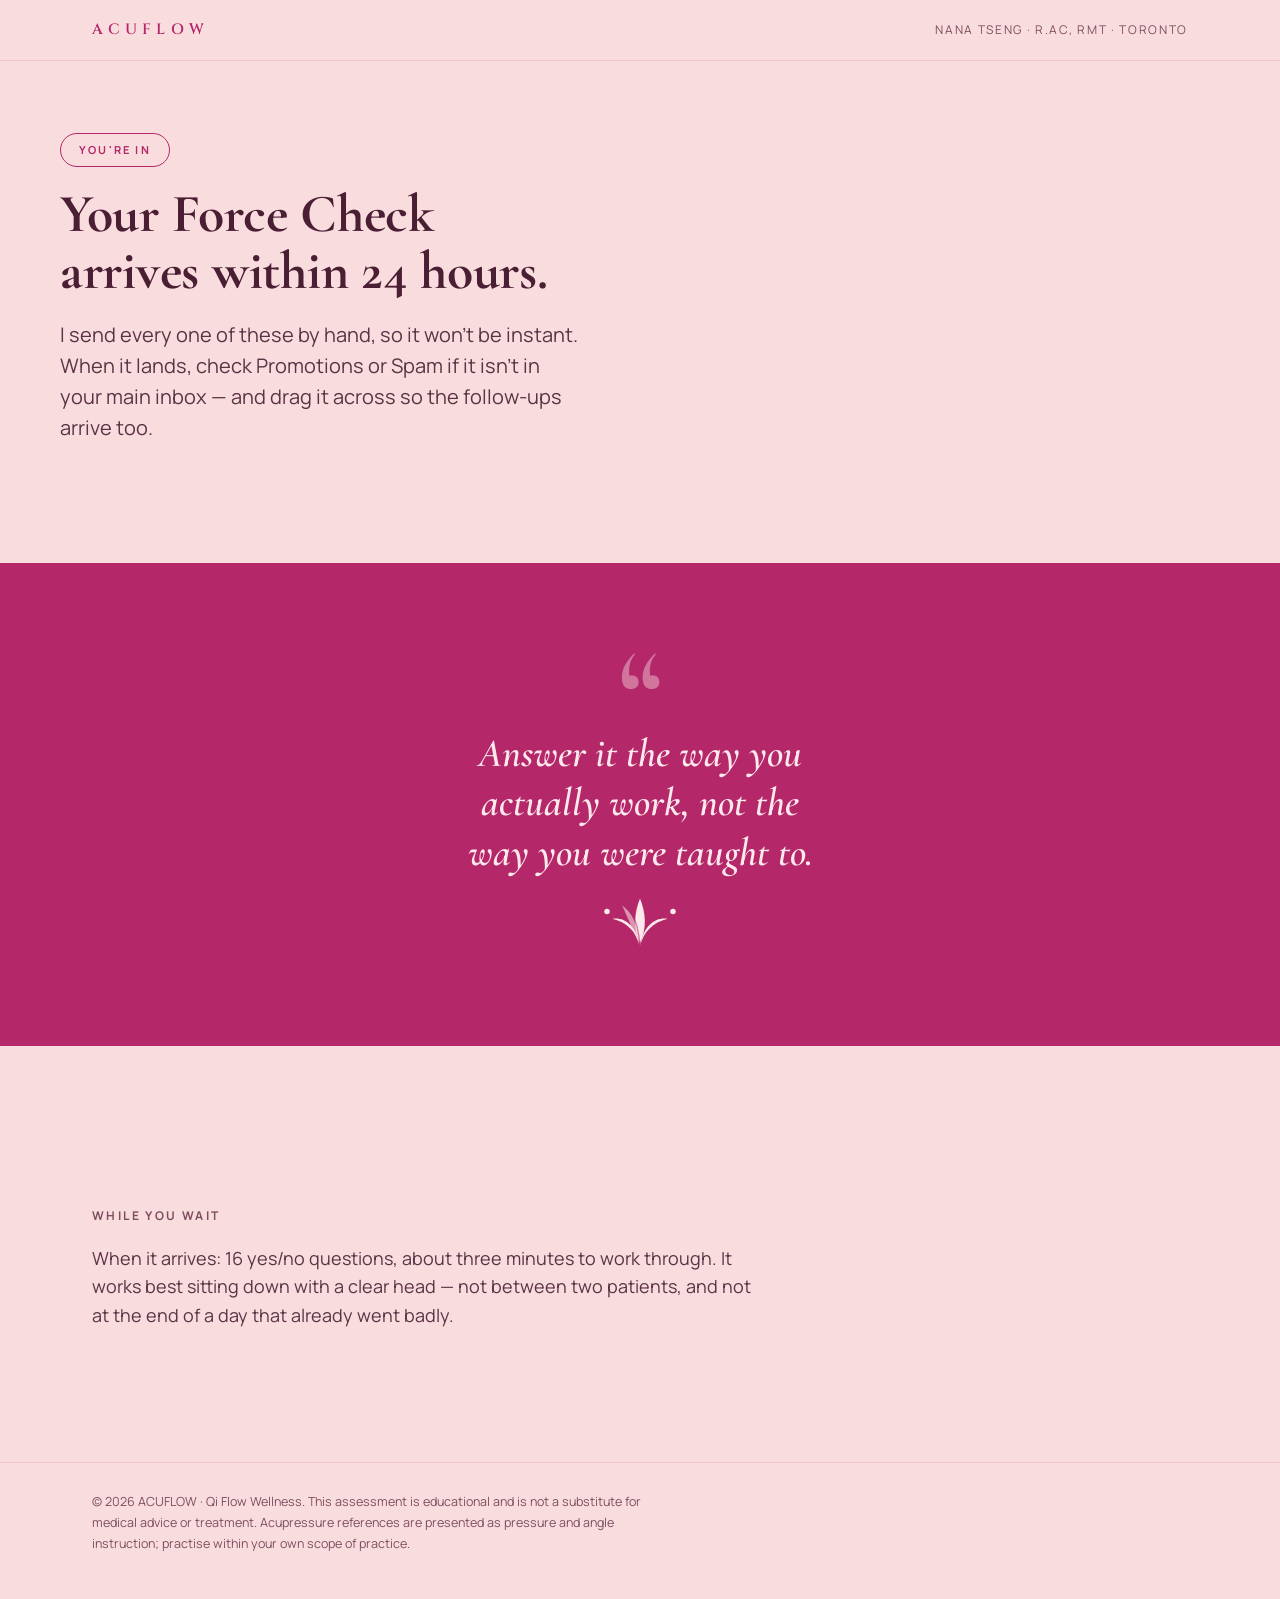
<file: thank-you.html>
<!DOCTYPE html>
<html lang="en">
<head>
<meta charset="utf-8">
<meta name="viewport" content="width=device-width, initial-scale=1">
<meta name="robots" content="noindex">
<title>You're in — ACUFLOW</title>
<link rel="icon" href="data:image/svg+xml,%3Csvg xmlns='http://www.w3.org/2000/svg' viewBox='0 0 120 60'%3E%3Crect width='120' height='60' fill='%23F9DCDE'/%3E%3Cg fill='%23B4286A'%3E%3Cpath d='M60 56 C56 40, 46 30, 30 26 C42 24, 56 32, 60 56Z'/%3E%3Cpath d='M60 56 C64 40, 74 30, 90 26 C78 24, 64 32, 60 56Z'/%3E%3Cpath d='M60 52 C52 36, 54 18, 60 4 C66 18, 68 36, 60 52Z'/%3E%3C/g%3E%3C/svg%3E">
<link rel="preconnect" href="https://fonts.googleapis.com">
<link rel="preconnect" href="https://fonts.gstatic.com" crossorigin>
<link href="https://fonts.googleapis.com/css2?family=Cinzel:wght@500;600&family=Cormorant+Garamond:ital,wght@0,600;0,700;1,600&family=Manrope:wght@400;500;700;800&display=swap" rel="stylesheet">
<link rel="stylesheet" href="style.css">
</head>
<body>

<header class="masthead">
  <div class="shell">
    <span class="wordmark">ACUFLOW</span>
    <span class="who">Nana Tseng &middot; R.Ac, RMT &middot; Toronto</span>
  </div>
</header>

<main>

  <section class="shell hero">
    <div class="hero-copy">
      <span class="tagpill">You're in</span>
      <h1 data-greeting>Your Force Check arrives within 24 hours.</h1>
      <p class="lede">I send every one of these by hand, so it won&rsquo;t be instant. When it lands, check Promotions or Spam if it isn&rsquo;t in your main inbox &mdash; and drag it across so the follow-ups arrive too.</p>
    </div>

    <div class="hero-form" data-segment-block>
      <div class="card">
        <p class="card-title">One quick question</p>
        <p class="card-note">So the notes I send actually fit where you are: how long have you been practising?</p>
        <div class="choices" data-segment>
          <button class="choice" type="button" data-value="Less than 2 years" aria-pressed="false">Under 2 yrs</button>
          <button class="choice" type="button" data-value="2 to 7 years" aria-pressed="false">2–7 yrs</button>
          <button class="choice" type="button" data-value="More than 7 years" aria-pressed="false">7 yrs+</button>
        </div>
        <p class="msg" role="status" aria-live="polite"></p>
      </div>
    </div>
  </section>

  <section class="band-accent">
    <div class="shell golden">
      <div class="qm">&ldquo;</div>
      <blockquote>Answer it the way you actually work, not the way you were taught to.</blockquote>
      <svg class="leaf" width="110" height="55" viewBox="0 0 120 60" aria-hidden="true">
        <path d="M60 56 C56 40, 46 30, 30 26 C42 24, 56 32, 60 56Z"/>
        <path d="M60 56 C64 40, 74 30, 90 26 C78 24, 64 32, 60 56Z"/>
        <path d="M60 52 C52 36, 54 18, 60 4 C66 18, 68 36, 60 52Z"/>
        <path d="M60 56 C58 32, 54 20, 40 10" fill="none" stroke="currentColor" stroke-width="1.6" opacity=".55"/>
        <circle cx="24" cy="18" r="3"/><circle cx="96" cy="18" r="3"/>
      </svg>
    </div>
  </section>

  <section class="band band-tight">
    <div class="shell">
      <p class="kicker">While you wait</p>
      <p class="prose" style="max-width:60ch">When it arrives: 16 yes/no questions, about three minutes to work through. It works best sitting down with a clear head &mdash; not between two patients, and not at the end of a day that already went badly.</p>
    </div>
  </section>

</main>

<footer class="foot">
  <div class="shell">
    <p class="legal">&copy; 2026 ACUFLOW &middot; Qi Flow Wellness. This assessment is educational and is not a substitute for medical advice or treatment. Acupressure references are presented as pressure and angle instruction; practise within your own scope of practice.</p>
  </div>
</footer>

<script src="config.js"></script>
<script src="app.js"></script>
</body>
</html>
</file>
<file: style.css>
/* Force Check — ACUFLOW
   Brand tokens lifted from the carousel build (ACUFLOW_carousel/build/gen.js)
   so the landing page reads as the same system as the IG posts.
   Layout: single column on phones, two-column on desktop. */

:root{
  --bg:#F9DCDE;
  --panel:#FDF0F0;
  --panel-2:#FFFFFF;
  --accent:#B4286A;
  --accent-dark:#8E1F53;
  --on-accent:#FDE9EC;
  --ink:#4A1E33;
  --body:#5A3345;
  --muted:#9C6C7E;        /* decorative / large text only */
  --muted-text:#7E4E60;   /* small text — meets AA on the panel */
  --line:rgba(180,40,106,.22);
  --line-soft:rgba(180,40,106,.12);
  --err:#B3261E;
  --ok:#1F6B4C;

  --display:"Cormorant Garamond",Georgia,"Times New Roman",serif;
  --wordmark:"Cinzel",Georgia,serif;
  --sans:"Manrope",-apple-system,BlinkMacSystemFont,"Segoe UI","Helvetica Neue",Arial,"PingFang TC","Noto Sans TC",sans-serif;

  --shell:1160px;
  --pad:22px;
}

*{box-sizing:border-box}
html{-webkit-text-size-adjust:100%;scroll-behavior:smooth}
html,body{margin:0;padding:0}
body{
  background:var(--bg);
  color:var(--ink);
  font-family:var(--sans);
  font-size:17px;
  line-height:1.6;
  -webkit-font-smoothing:antialiased;
  -moz-osx-font-smoothing:grayscale;
}
img,svg{max-width:100%}
.shell{width:100%;max-width:var(--shell);margin:0 auto;padding:0 var(--pad)}

:where(a,button,input,[tabindex]):focus-visible{
  outline:2px solid var(--accent);
  outline-offset:3px;
  border-radius:4px;
}

/* ── masthead ─────────────────────────────────────────── */
.masthead{border-bottom:1px solid var(--line-soft)}
.masthead .shell{
  display:flex;align-items:center;justify-content:space-between;
  gap:16px;padding-top:18px;padding-bottom:18px;
}
.wordmark{
  font-family:var(--wordmark);
  font-weight:600;
  font-size:15px;
  letter-spacing:.34em;
  color:var(--accent);
  text-decoration:none;
}
.masthead .who{
  font-size:12px;letter-spacing:.14em;text-transform:uppercase;
  color:var(--muted-text);
}
@media (max-width:559px){ .masthead .who{display:none} }

/* ── section rhythm ───────────────────────────────────── */
.band{padding:52px 0}
.band-tight{padding:38px 0}
.band + .band{padding-top:0}
.band-accent{background:var(--accent);color:var(--on-accent);padding:64px 0;margin:52px 0}

.kicker{
  margin:0 0 18px;
  font-size:12px;letter-spacing:.2em;text-transform:uppercase;
  font-weight:700;color:var(--muted-text);
}
.tagpill{
  display:inline-block;
  border:1.5px solid var(--accent);color:var(--accent);
  border-radius:999px;padding:7px 18px;
  font-weight:700;font-size:11px;letter-spacing:.2em;text-transform:uppercase;
}

h1{
  margin:18px 0 0;
  font-family:var(--display);font-weight:700;
  font-size:clamp(38px,8.2vw,60px);
  line-height:1.06;letter-spacing:-.005em;
  color:var(--ink);text-wrap:balance;
}
h2{
  margin:0 0 26px;
  font-family:var(--display);font-weight:700;
  font-size:clamp(28px,5vw,40px);
  line-height:1.12;letter-spacing:-.005em;
  color:var(--ink);text-wrap:balance;
}
.lede{margin:20px 0 0;font-size:19px;line-height:1.55;color:var(--body);text-wrap:pretty;max-width:44ch}
.prose{margin:0;color:var(--body);text-wrap:pretty}
.prose + .prose{margin-top:16px}

/* ── hero ─────────────────────────────────────────────── */
.hero{display:grid;gap:36px;align-items:start}
.hero-copy{min-width:0}
.hero-form{min-width:0}

/* ── form card ────────────────────────────────────────── */
.card{
  background:var(--panel);
  border:1px solid var(--line-soft);
  border-radius:22px;
  padding:26px 22px 24px;
}
.card-white{background:var(--panel-2)}
.card-title{
  margin:0 0 6px;
  font-family:var(--display);font-weight:700;
  font-size:27px;line-height:1.15;color:var(--ink);
}
.card-note{margin:0 0 20px;font-size:15px;line-height:1.5;color:var(--body);text-wrap:pretty}
form{display:flex;flex-direction:column;gap:12px}
.vh{position:absolute!important;width:1px;height:1px;padding:0;margin:-1px;overflow:hidden;clip:rect(0 0 0 0);white-space:nowrap;border:0}
.hp{position:absolute!important;left:-9999px;width:1px;height:1px;opacity:0}
input[type=text],input[type=email]{
  width:100%;height:56px;padding:0 18px;
  font-family:inherit;font-size:16px;color:var(--ink);
  background:var(--panel-2);
  border:1.5px solid var(--line);
  border-radius:999px;
  transition:border-color .15s ease;
}
input::placeholder{color:var(--muted);opacity:1}
input:hover{border-color:rgba(180,40,106,.4)}
input:focus{outline:none;border-color:var(--accent)}
input[aria-invalid="true"]{border-color:var(--err)}
button[type=submit]{
  width:100%;min-height:56px;margin-top:6px;padding:16px 24px;
  font-family:inherit;font-weight:800;font-size:14px;
  letter-spacing:.14em;text-transform:uppercase;
  color:var(--on-accent);background:var(--accent);
  border:none;border-radius:999px;cursor:pointer;
  transition:background .15s ease;
}
button[type=submit]:hover{background:var(--accent-dark)}
button[type=submit][disabled]{background:var(--muted);cursor:progress}
.micro{margin:12px 0 0;font-size:12.5px;line-height:1.55;color:var(--muted-text);text-align:center;text-wrap:pretty}
.msg{margin:2px 0 0;font-size:14px;line-height:1.5;font-weight:700;text-wrap:pretty}
.msg:empty{display:none}
.msg.err{color:var(--err)}
.msg.ok{color:var(--ok)}

/* ── the three force sources ──────────────────────────── */
.figure{display:grid;gap:24px;align-items:center}
.figure-art{
  background:var(--panel);
  border:1px solid var(--line-soft);
  border-radius:22px;
  padding:26px 22px;
}
.figure-art svg{display:block;width:100%;height:auto}
.figcap{margin:0;font-size:16px;line-height:1.6;color:var(--body);text-wrap:pretty}

/* ── result bands ─────────────────────────────────────── */
.bands{display:grid;grid-template-columns:1fr;gap:8px}
.seg{
  border-radius:14px;
  padding:20px 18px;
  display:flex;flex-direction:column;gap:6px;
}
.seg-name{font-family:var(--display);font-weight:700;font-size:25px;line-height:1.1}
.seg-range{font-size:11px;letter-spacing:.16em;text-transform:uppercase;font-weight:700;opacity:.75}
.seg-1{background:#F4E2E9;color:var(--ink)}
.seg-2{background:#D79FB5;color:var(--ink)}
.seg-3{background:var(--accent);color:var(--on-accent)}

/* ── numbered points ──────────────────────────────────── */
.points{list-style:none;margin:0;padding:0;display:grid;gap:0}
.points li{padding:24px 0;border-top:1px solid var(--line)}
.points li:last-child{border-bottom:1px solid var(--line)}
.points .n{
  display:block;
  font-weight:800;font-size:13px;letter-spacing:.2em;
  color:var(--accent);margin-bottom:10px;
  font-variant-numeric:tabular-nums;
}
.points .lead{margin:0;font-family:var(--display);font-weight:700;font-size:24px;line-height:1.18;color:var(--ink);text-wrap:pretty}
.points .txt{margin:10px 0 0;font-size:16px;line-height:1.55;color:var(--body);text-wrap:pretty}

/* ── how it works ─────────────────────────────────────── */
.steps{list-style:none;margin:0;padding:0;display:grid;gap:20px}
.steps li{display:flex;gap:14px;align-items:flex-start;font-size:16px;line-height:1.5;color:var(--body);text-wrap:pretty}
.steps .leaf{flex:none;width:22px;height:22px;margin-top:2px}
.steps b{display:block;color:var(--accent);font-weight:800;font-size:12px;letter-spacing:.16em;text-transform:uppercase;margin-bottom:5px}

/* ── golden band (mirrors the carousel's golden page) ─── */
.golden{text-align:center;display:flex;flex-direction:column;align-items:center;gap:18px}
.golden .qm{
  font-family:var(--display);font-weight:700;font-size:120px;
  line-height:.55;height:52px;color:rgba(253,233,236,.4);
}
.golden blockquote{
  margin:0;max-width:24ch;
  font-family:var(--display);font-style:italic;font-weight:600;
  font-size:clamp(26px,4.6vw,40px);line-height:1.24;
  color:var(--on-accent);text-wrap:balance;
}
.golden .attrib{margin:0;font-size:12px;letter-spacing:.2em;text-transform:uppercase;color:rgba(253,233,236,.72)}
.golden .leaf path,.golden .leaf circle{fill:var(--on-accent)}

/* ── bio ──────────────────────────────────────────────── */
.bio{display:grid;gap:28px;align-items:start}
.bio-figure{display:flex;flex-direction:column;gap:16px;align-items:flex-start}
.portrait{
  width:100%;max-width:150px;height:auto;aspect-ratio:4/5;
  border-radius:14px;
  background:var(--panel);border:1.5px solid var(--line);
  object-fit:cover;display:block;
}
.cred-name{margin:0;font-family:var(--display);font-weight:700;font-size:24px;line-height:1.2;color:var(--ink)}
.cred-line{margin:10px 0 0;font-size:14px;line-height:1.65;color:var(--muted-text);text-wrap:pretty}
.rating{
  display:inline-flex;align-items:center;gap:9px;flex-wrap:wrap;
  margin:16px 0 0;padding:8px 15px;
  background:var(--panel-2);border:1px solid var(--line);border-radius:999px;
  text-decoration:none;transition:border-color .15s ease;
}
.rating:hover{border-color:var(--accent)}
.stars{color:var(--accent);font-size:13px;letter-spacing:1.5px;line-height:1}
.rscore{font-weight:800;font-size:14px;color:var(--ink);font-variant-numeric:tabular-nums}
.rmeta{font-size:13px;color:var(--muted-text)}

/* ── thank-you choices ────────────────────────────────── */
.choices{display:grid;gap:12px}
.choice{
  display:flex;align-items:center;justify-content:center;
  min-height:56px;padding:0 18px;
  font-family:inherit;font-size:15px;font-weight:700;
  letter-spacing:.04em;color:var(--accent);
  background:var(--panel-2);
  border:1.5px solid var(--accent);
  border-radius:999px;cursor:pointer;
  transition:background .15s ease,color .15s ease;
}
.choice:hover{background:var(--accent);color:var(--on-accent)}
.choice[aria-pressed="true"]{background:var(--accent);color:var(--on-accent)}
.choices[data-done="1"] .choice:not([aria-pressed="true"]){opacity:.35;pointer-events:none}

/* ── footer ───────────────────────────────────────────── */
.foot{border-top:1px solid var(--line-soft);margin-top:52px}
.foot .shell{padding-top:28px;padding-bottom:44px}
.legal{margin:0;font-size:12.5px;line-height:1.7;color:var(--muted-text);text-wrap:pretty;max-width:70ch}

.leaf{color:var(--accent)}
.leaf path,.leaf circle{fill:currentColor}

/* ── tablet ───────────────────────────────────────────── */
@media (min-width:720px){
  :root{--pad:32px}
  body{font-size:18px}
  .band{padding:64px 0}
  .band-accent{padding:76px 0;margin:64px 0}
  .card{padding:32px 30px 28px}
  .figure-art{padding:34px 32px}
  .bands{grid-template-columns:repeat(3,1fr)}
  .points{grid-template-columns:1fr 1fr;gap:0 40px}
  .points li:nth-child(2){border-bottom:1px solid var(--line)}
  .steps{grid-template-columns:repeat(3,1fr);gap:28px}
  .steps li{flex-direction:column;gap:10px}
  .bio{grid-template-columns:160px minmax(0,1fr);gap:36px}
  .portrait{max-width:none}
  .choices{grid-template-columns:repeat(3,1fr)}
}

/* ── desktop: the two-column layout ───────────────────── */
@media (min-width:1040px){
  .band{padding:80px 0}
  .band-accent{padding:96px 0;margin:80px 0}

  .hero{
    grid-template-columns:minmax(0,1.08fr) minmax(390px,440px);
    gap:72px;
    padding:72px 0 40px;
  }
  /* Thank-you page with the follow-up question switched off: no empty column. */
  .hero:has(> [hidden]){grid-template-columns:minmax(0,1fr)}
  .hero:has(> [hidden]) .hero-copy{max-width:760px}
  .hero-form{position:sticky;top:28px}
  h1{font-size:clamp(48px,4.2vw,62px)}
  .lede{font-size:20px}

  .figure{grid-template-columns:minmax(0,1.25fr) minmax(0,1fr);gap:48px}
  .figcap{font-size:17px}

  .points{grid-template-columns:repeat(3,1fr);gap:0 48px}
  .points li,
  .points li:nth-child(2){border-bottom:1px solid var(--line)}

  .bio{grid-template-columns:190px minmax(0,1fr);gap:52px}
  .portrait{max-width:none}

  .golden blockquote{max-width:30ch}
  .cta-wide{display:grid;grid-template-columns:minmax(0,1fr) minmax(390px,430px);gap:64px;align-items:center}
}

@media (prefers-reduced-motion:reduce){
  html{scroll-behavior:auto}
  *{transition:none!important;animation:none!important}
}
</file>
